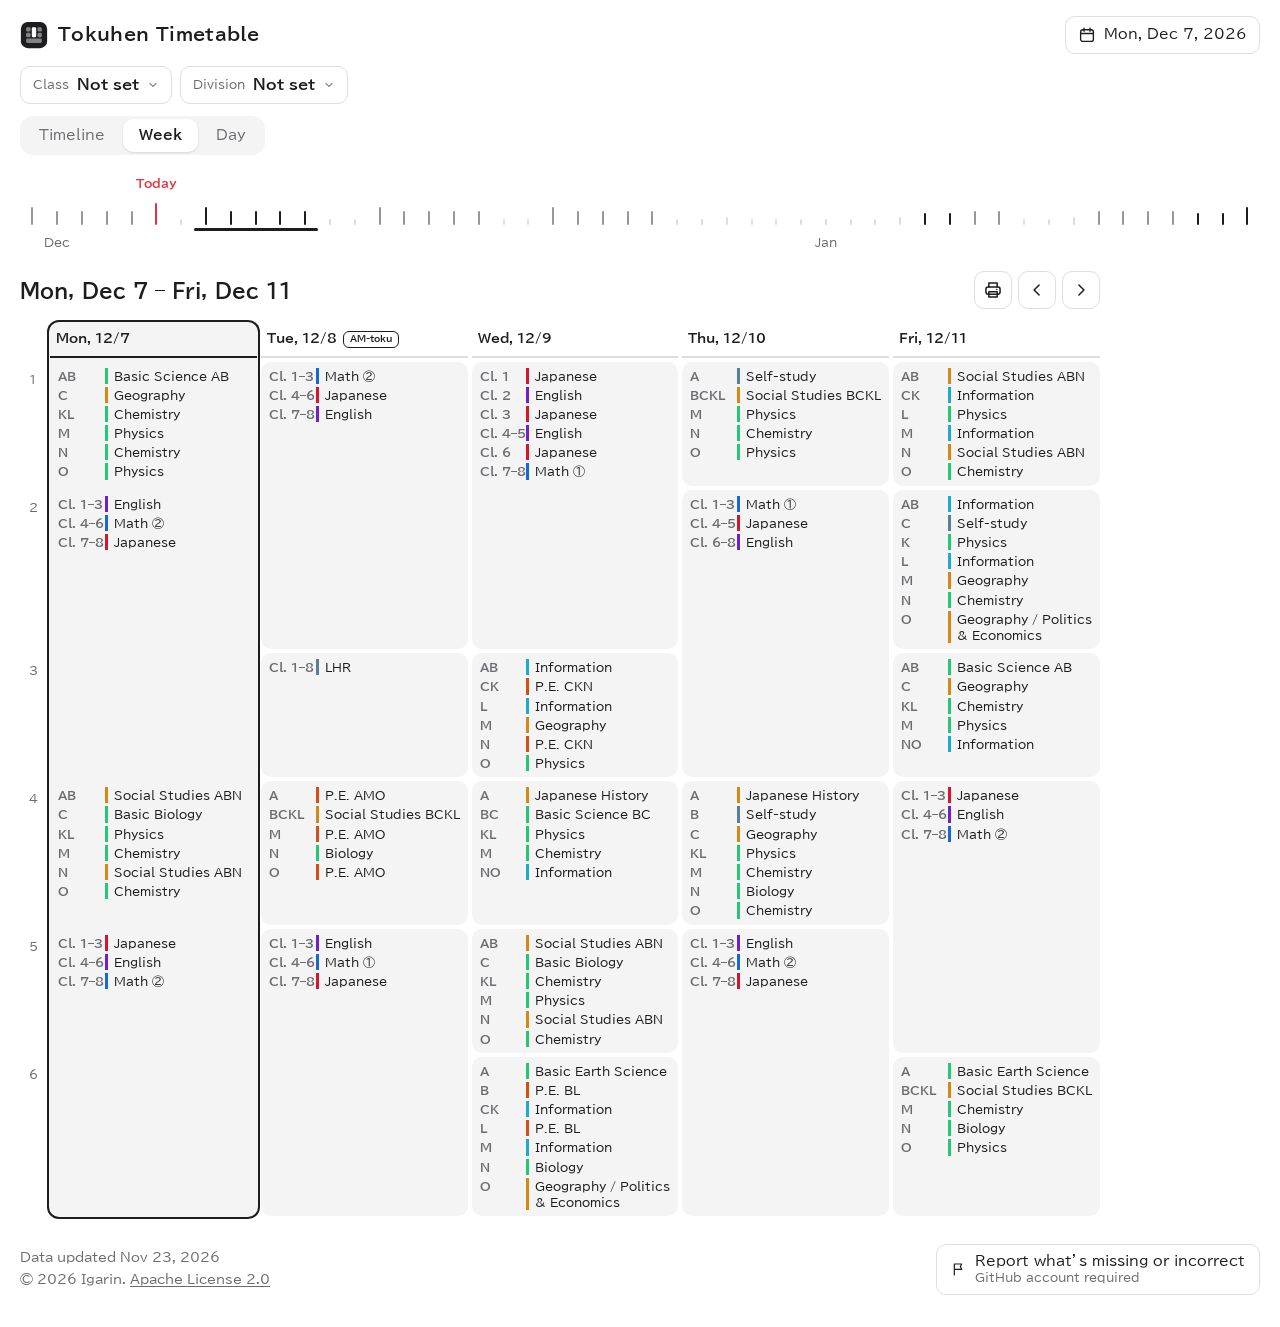
<file: index.html>
<!doctype html>
<html lang="ja">
  <head>
    <meta charset="utf-8" />
    <meta name="viewport" content="width=device-width, initial-scale=1, viewport-fit=cover" />
    <title>前期特編 時間割</title>
    <meta name="description" content="Timetable for the third-year special program (Nov 30 – Jan 15)." />
    <meta name="color-scheme" content="light dark" />
    <meta name="theme-color" content="#ffffff" media="(prefers-color-scheme: light)" />
    <meta name="theme-color" content="#161618" media="(prefers-color-scheme: dark)" />
    <meta name="apple-mobile-web-app-capable" content="yes" />
    <meta name="mobile-web-app-capable" content="yes" />
    <meta name="apple-mobile-web-app-status-bar-style" content="default" />
    <meta name="apple-mobile-web-app-title" content="特編" />
    <link rel="manifest" href="manifest.webmanifest" />
    <link rel="icon" href="icons/icon.svg" type="image/svg+xml" />
    <link rel="apple-touch-icon" href="icons/apple-touch-icon.png" />
    <link rel="preconnect" href="https://fonts.googleapis.com" />
    <link rel="preconnect" href="https://fonts.gstatic.com" crossorigin />
    <link href="https://fonts.googleapis.com/css2?family=BIZ+UDPGothic:wght@400;700&display=swap" rel="stylesheet" />
    <link rel="stylesheet" href="css/style.css" />
    <!-- ?theme=xp: the Windows XP-style skin (css/xp.css, js/xp.js). Decided here, before the
         page draws. A Home Screen app that lost its address falls back to the saved one. -->
    <script>
      (function () {
        try {
          var q = location.search;
          var standalone = matchMedia("(display-mode: standalone)").matches || navigator.standalone === true;
          if (standalone && !/[?&](class|division)=/.test(q)) q = "?" + (localStorage.getItem("tt:query") || "");
          if (/[?&]theme=xp(&|$)/i.test(q)) document.documentElement.classList.add("xp");
        } catch (e) {}
      })();
    </script>
    <link rel="stylesheet" href="css/xp.css" />
  </head>
  <body>
    <div class="banner" id="update-banner" role="status" hidden></div>

    <header class="masthead">
      <div class="masthead-row">
        <h1 class="brand"><span id="logo"></span><span id="app-title">前期特編 時間割</span><span class="title-measure" id="title-full" aria-hidden="true"></span><span class="title-measure" id="title-short" aria-hidden="true"></span></h1>
        <div class="masthead-actions">
          <button type="button" class="icon-btn shortcut-btn" id="shortcut-btn" hidden></button>
          <div class="date-wrap">
            <button type="button" class="date-btn" id="date-btn"></button>
            <div class="calendar" id="calendar" hidden></div>
          </div>
        </div>
      </div>

      <div class="settings-row" id="settings-row">
        <button type="button" class="settings-chip" id="settings-chip" aria-controls="settings-panel" aria-expanded="true" hidden></button>
      </div>

      <div class="settings-panel" id="settings-panel">
        <div class="controls">
          <div class="pickers" id="pickers"></div>
        </div>

        <div class="setup-hint" id="setup-hint" hidden></div>
      </div>

      <div class="nav-row">
        <div class="segmented" id="view-tabs" role="tablist"></div>
      </div>

      <div class="scrubber" id="scrubber"></div>
    </header>

    <main id="view" class="view" tabindex="-1"></main>

    <footer class="foot">
      <div class="foot-meta">
        <span id="updated"></span>
        <span id="copyright"></span>
      </div>
      <a class="report-btn" id="report-btn" target="_blank" rel="noopener"></a>
    </footer>

    <dialog class="sheet" id="shortcut-dialog"></dialog>
    <dialog class="sheet" id="print-dialog"></dialog>
    <div id="print-area" aria-hidden="true"></div>
    <style id="print-page-style"></style>

    <noscript>This timetable needs JavaScript.</noscript>
    <script type="module" src="js/app.js"></script>
  </body>
</html>
</file>
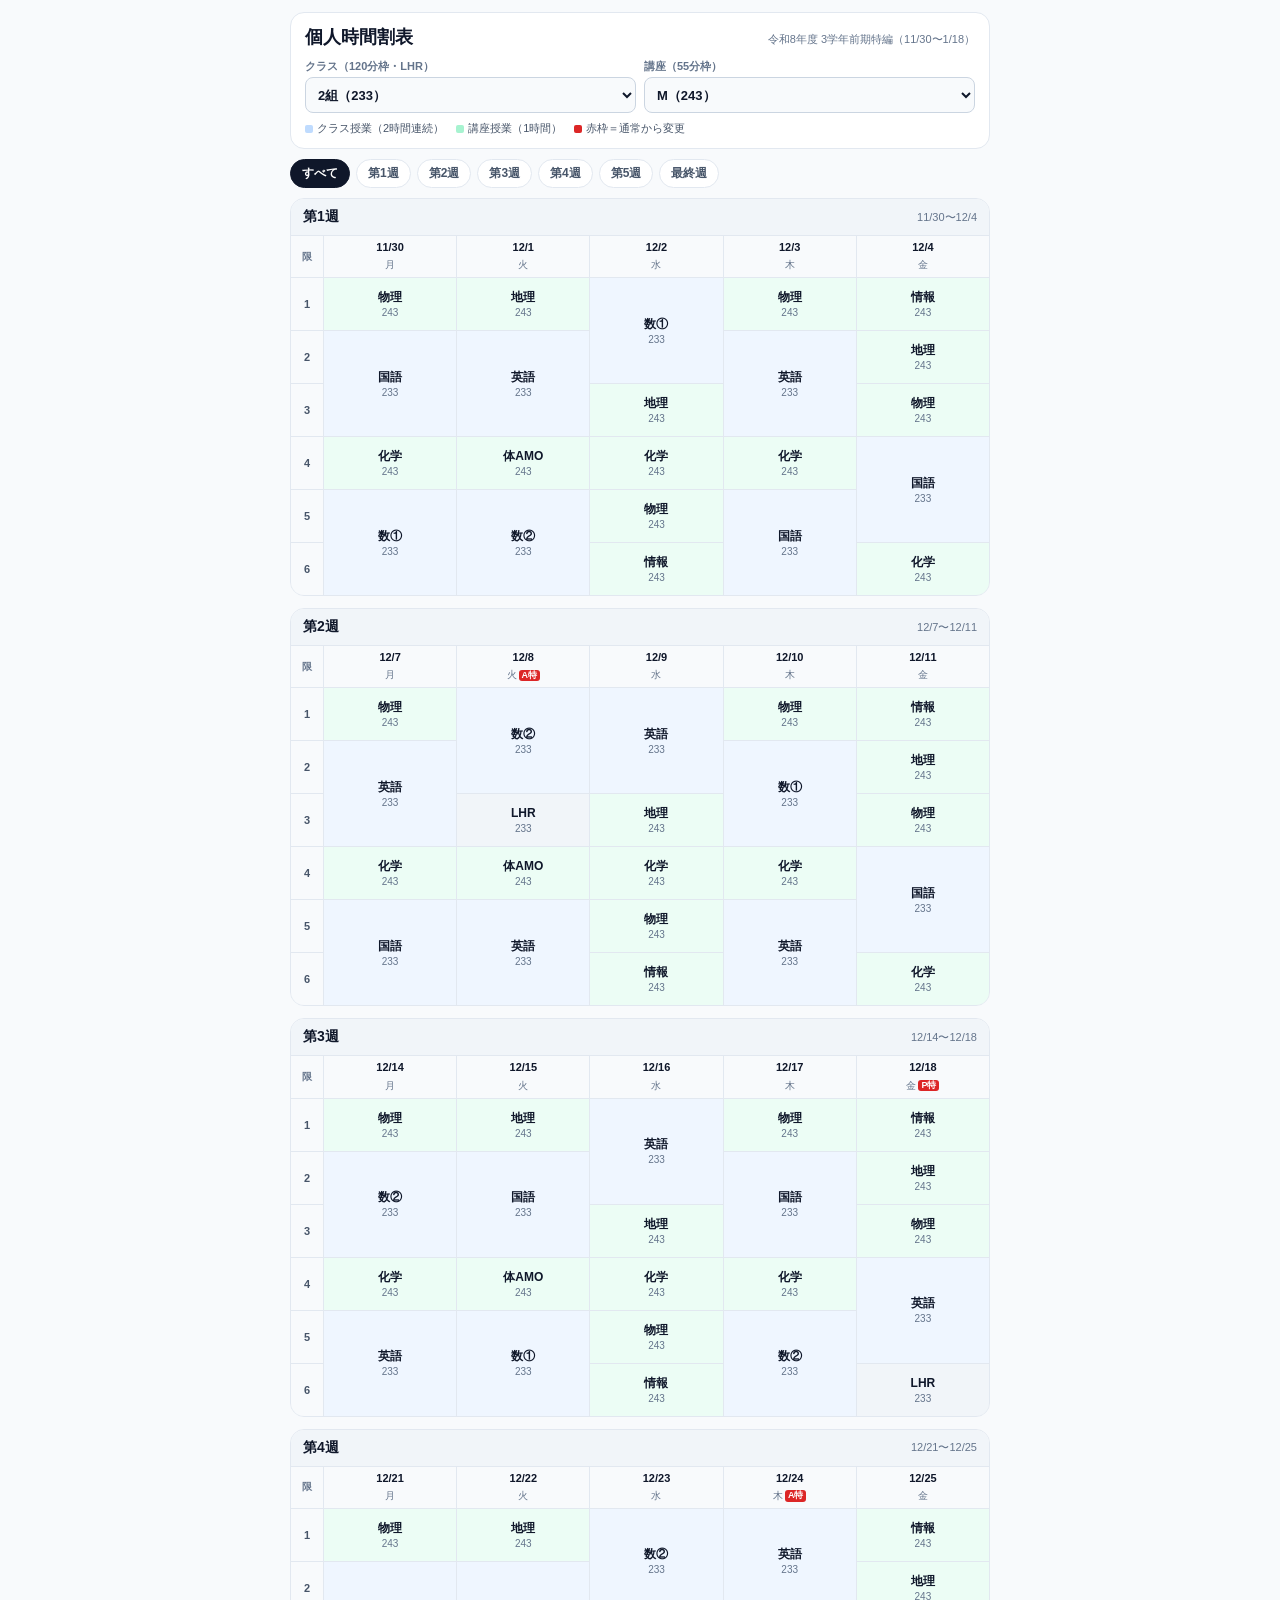
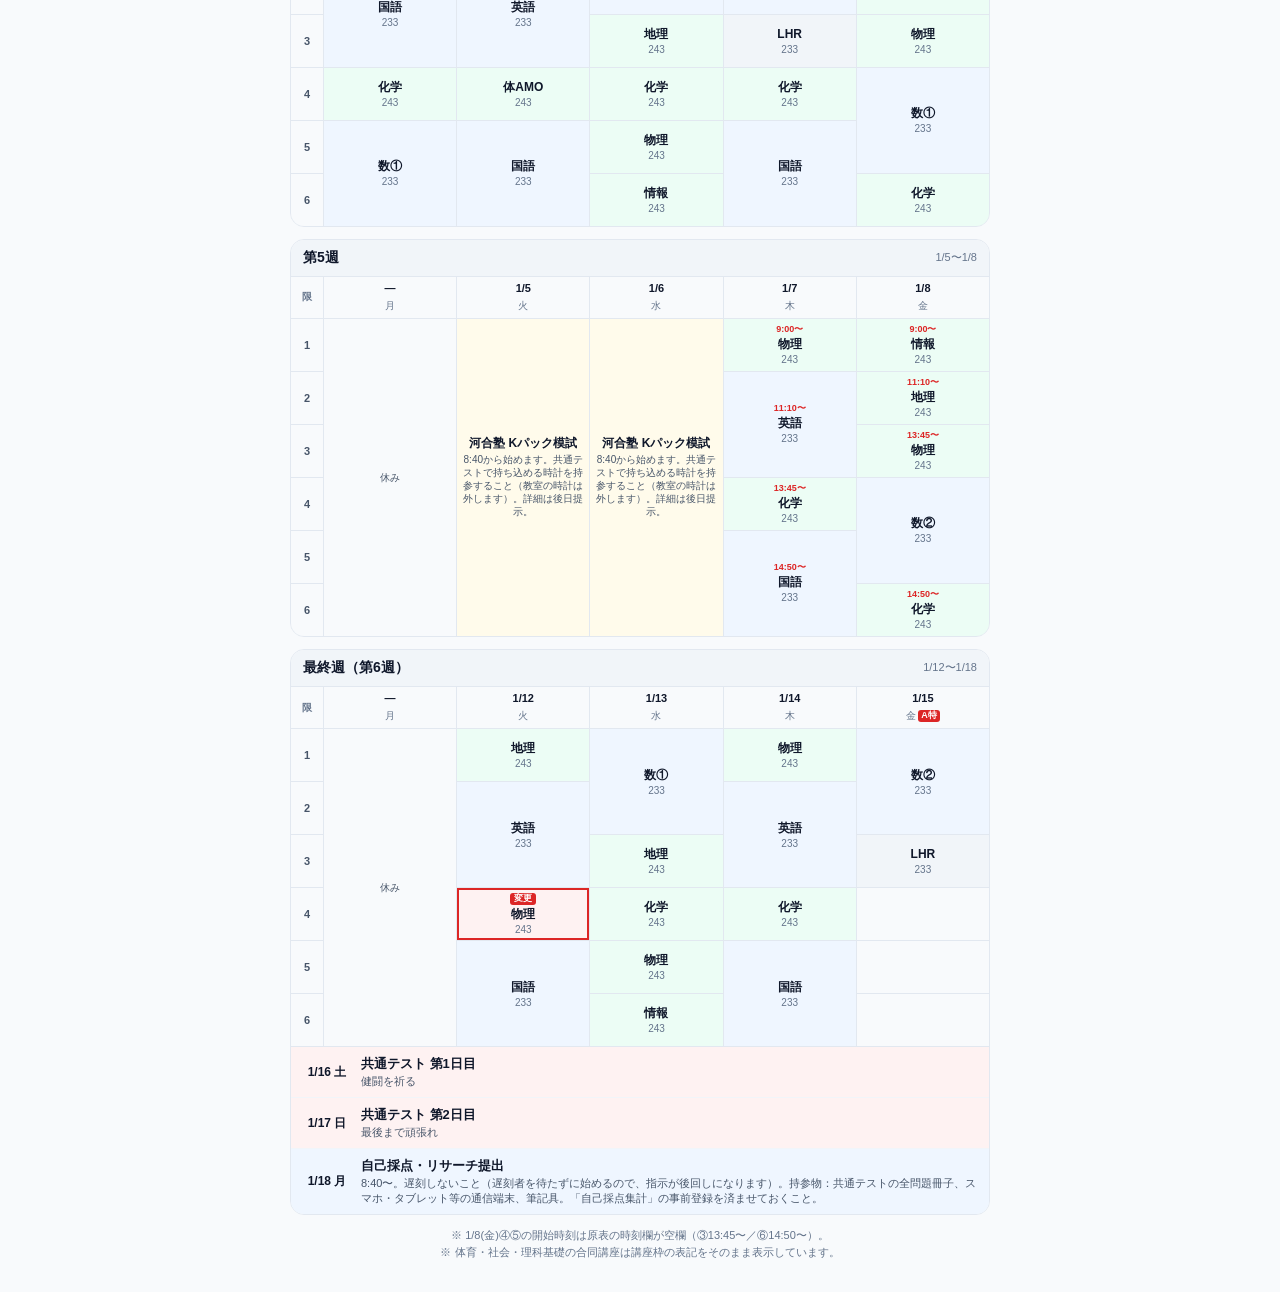
<file: comparison/個人時間割表.html>
<!DOCTYPE html>
<html lang="ja">
<head>
<meta charset="UTF-8">
<meta name="viewport" content="width=device-width, initial-scale=1.0">
<title>個人時間割表</title>
<style>
  *, *::before, *::after { box-sizing: border-box; margin: 0; padding: 0; }
  html, body {
    width: 100%;
    max-width: 100%;
    overflow-x: hidden;
    background: #F8FAFC;
    color: #0F172A;
    font-family: -apple-system, BlinkMacSystemFont, "Hiragino Sans", "Noto Sans JP", "Noto Sans CJK JP", sans-serif;
    -webkit-text-size-adjust: 100%;
  }
  .container {
    width: 100%;
    max-width: 720px;
    margin: 0 auto;
    padding: 12px 10px 32px;
  }

  /* Header & Controls */
  .top-bar {
    background: #FFFFFF;
    border: 1px solid #E2E8F0;
    border-radius: 14px;
    padding: 12px 14px;
    margin-bottom: 10px;
  }
  .title-row {
    display: flex;
    justify-content: space-between;
    align-items: baseline;
    gap: 8px;
    flex-wrap: wrap;
    margin-bottom: 10px;
  }
  .title-row h1 {
    font-size: 18px;
    font-weight: 700;
  }
  .subtitle {
    font-size: 11px;
    color: #64748B;
  }
  .controls {
    display: grid;
    grid-template-columns: repeat(2, minmax(0, 1fr));
    gap: 8px;
  }
  .ctrl-box {
    display: flex;
    flex-direction: column;
    gap: 3px;
    min-width: 0;
  }
  .ctrl-box label {
    font-size: 11px;
    font-weight: 600;
    color: #64748B;
  }
  .ctrl-box select {
    width: 100%;
    min-width: 0;
    height: 36px;
    padding: 0 8px;
    font-size: 13px;
    font-weight: 600;
    color: #0F172A;
    background: #F8FAFC;
    border: 1px solid #CBD5E1;
    border-radius: 8px;
    outline: none;
  }
  .ctrl-box select:focus {
    border-color: #2563EB;
    background: #FFFFFF;
  }
  .meta-line {
    margin-top: 8px;
    font-size: 11px;
    color: #475569;
    display: flex;
    flex-wrap: wrap;
    gap: 4px 12px;
  }
  .dot-lbl {
    display: inline-flex;
    align-items: center;
    gap: 4px;
    white-space: nowrap;
  }
  .dot {
    width: 8px;
    height: 8px;
    border-radius: 2px;
    display: inline-block;
    flex-shrink: 0;
  }

  /* Week filter pills */
  .week-tabs {
    display: flex;
    flex-wrap: wrap;
    gap: 6px;
    margin-bottom: 10px;
  }
  .w-tab {
    border: 1px solid #E2E8F0;
    background: #FFFFFF;
    color: #475569;
    font-size: 12px;
    font-weight: 600;
    padding: 5px 11px;
    border-radius: 999px;
    cursor: pointer;
    white-space: nowrap;
  }
  .w-tab.active {
    background: #0F172A;
    color: #FFFFFF;
    border-color: #0F172A;
  }

  /* Week Card */
  .week-card {
    background: #FFFFFF;
    border: 1px solid #E2E8F0;
    border-radius: 14px;
    margin-bottom: 12px;
    overflow: hidden;
  }
  .week-hdr {
    display: flex;
    justify-content: space-between;
    align-items: center;
    gap: 8px;
    padding: 9px 12px;
    background: #F1F5F9;
    border-bottom: 1px solid #E2E8F0;
  }
  .w-title {
    font-size: 14px;
    font-weight: 700;
    color: #0F172A;
  }
  .w-range {
    font-size: 11px;
    color: #64748B;
    white-space: nowrap;
  }

  /* Vertical Timetable Grid: col 1 = period axis, cols 2..6 = Mon..Fri */
  .tt-grid {
    display: grid;
    grid-template-columns: 32px repeat(5, minmax(0, 1fr));
    grid-template-rows: auto repeat(6, minmax(52px, auto));
    width: 100%;
    background: #E2E8F0;
    gap: 1px;
  }
  .tt-corner {
    background: #F8FAFC;
    display: flex;
    align-items: center;
    justify-content: center;
    font-size: 10px;
    font-weight: 700;
    color: #64748B;
    padding: 6px 2px;
  }
  .tt-day-hdr {
    background: #F8FAFC;
    text-align: center;
    padding: 5px 2px;
    min-width: 0;
  }
  .tt-day-date {
    font-size: 11px;
    font-weight: 700;
    color: #0F172A;
    line-height: 1.2;
  }
  .tt-day-dow {
    font-size: 10px;
    color: #64748B;
    display: inline-flex;
    align-items: center;
    justify-content: center;
    gap: 2px;
  }
  .day-tag {
    background: #DC2626;
    color: #FFFFFF;
    font-size: 9px;
    font-weight: 700;
    padding: 0 3px;
    border-radius: 3px;
    line-height: 1.3;
  }
  .tt-p-hdr {
    background: #F8FAFC;
    display: flex;
    flex-direction: column;
    align-items: center;
    justify-content: center;
    font-size: 11px;
    font-weight: 700;
    color: #475569;
    padding: 4px 2px;
  }
  .tt-cell {
    background: #FFFFFF;
    padding: 5px 4px;
    min-width: 0;
    display: flex;
    flex-direction: column;
    justify-content: center;
    align-items: center;
    text-align: center;
    gap: 2px;
    position: relative;
  }
  .tt-cell.empty {
    background: #F8FAFC;
  }
  .tt-cell.is-class {
    background: #EFF6FF;
  }
  .tt-cell.is-course {
    background: #ECFDF5;
  }
  .tt-cell.is-lhr {
    background: #F1F5F9;
  }
  .tt-cell.is-exam {
    background: #FFFBEB;
  }
  .tt-cell.changed {
    background: #FEF2F2;
    outline: 2px solid #DC2626;
    outline-offset: -2px;
  }
  .c-subj {
    font-size: 12px;
    font-weight: 700;
    color: #0F172A;
    line-height: 1.25;
    overflow-wrap: anywhere;
    word-break: break-word;
  }
  .c-room {
    font-size: 10px;
    color: #64748B;
    line-height: 1.1;
  }
  .c-time {
    font-size: 9px;
    font-weight: 700;
    color: #DC2626;
    line-height: 1.1;
  }
  .c-chg {
    font-size: 9px;
    font-weight: 700;
    color: #FFFFFF;
    background: #DC2626;
    padding: 0 4px;
    border-radius: 3px;
    line-height: 1.3;
  }
  .c-note {
    font-size: 10px;
    color: #475569;
    line-height: 1.3;
    overflow-wrap: anywhere;
  }

  /* Post-week events (共通テスト・自己採点) */
  .after-list {
    border-top: 1px solid #E2E8F0;
  }
  .after-row {
    display: flex;
    align-items: center;
    gap: 10px;
    padding: 8px 12px;
    border-bottom: 1px solid #F1F5F9;
    background: #FEF2F2;
  }
  .after-row.selfcheck {
    background: #EFF6FF;
  }
  .after-row:last-child { border-bottom: none; }
  .after-date {
    width: 48px;
    flex-shrink: 0;
    font-size: 12px;
    font-weight: 700;
    color: #0F172A;
    text-align: center;
  }
  .after-body {
    flex: 1;
    min-width: 0;
  }
  .after-title {
    font-size: 13px;
    font-weight: 700;
    color: #0F172A;
  }
  .after-note {
    font-size: 11px;
    color: #475569;
    margin-top: 1px;
    overflow-wrap: anywhere;
  }

  .footer-note {
    font-size: 11px;
    color: #64748B;
    text-align: center;
    margin-top: 8px;
    line-height: 1.5;
  }
</style>
</head>
<body>
<div class="container">
  <header class="top-bar">
    <div class="title-row">
      <h1>個人時間割表</h1>
      <span class="subtitle">令和8年度 3学年前期特編（11/30〜1/18）</span>
    </div>
    <div class="controls">
      <div class="ctrl-box">
        <label for="classSelect">クラス（120分枠・LHR）</label>
        <select id="classSelect">
          <option value="0">1組（231）</option>
          <option value="1" selected>2組（233）</option>
          <option value="2">3組（234）</option>
          <option value="3">4組（245）</option>
          <option value="4">5組（244）</option>
          <option value="5">6組（243）</option>
          <option value="6">7組（242）</option>
          <option value="7">8組（241）</option>
        </select>
      </div>
      <div class="ctrl-box">
        <label for="courseSelect">講座（55分枠）</label>
        <select id="courseSelect">
          <option value="0">A（231）</option>
          <option value="1">B（233）</option>
          <option value="2">C（234）</option>
          <option value="3">O（245）</option>
          <option value="4">N（244）</option>
          <option value="5" selected>M（243）</option>
          <option value="6">L（242）</option>
          <option value="7">K（241）</option>
        </select>
      </div>
    </div>
    <div class="meta-line">
      <span class="dot-lbl"><span class="dot" style="background:#BFDBFE;"></span>クラス授業（2時間連続）</span>
      <span class="dot-lbl"><span class="dot" style="background:#A7F3D0;"></span>講座授業（1時間）</span>
      <span class="dot-lbl"><span class="dot" style="background:#DC2626;"></span>赤枠＝通常から変更</span>
    </div>
  </header>

  <nav class="week-tabs" id="weekTabs" aria-label="週フィルター">
    <button class="w-tab active" data-week="all">すべて</button>
    <button class="w-tab" data-week="0">第1週</button>
    <button class="w-tab" data-week="1">第2週</button>
    <button class="w-tab" data-week="2">第3週</button>
    <button class="w-tab" data-week="3">第4週</button>
    <button class="w-tab" data-week="4">第5週</button>
    <button class="w-tab" data-week="5">最終週</button>
  </nav>

  <main id="scheduleRoot"></main>

  <p class="footer-note">※ 1/8(金)④⑤の開始時刻は原表の時刻欄が空欄（③13:45〜／⑥14:50〜）。<br>※ 体育・社会・理科基礎の合同講座は講座枠の表記をそのまま表示しています。</p>
</div>

<script>
const ROOMS = ["231", "233", "234", "245", "244", "243", "242", "241"];

const COURSE_BASE = {
  mon1: ["理基AB：化, 生, 地", "理基AB：化, 生, 地", "地理", "物理", "化学", "物理", "化学", "化学"],
  mon4: ["社ABN", "社ABN", "生物基礎", "化学", "社ABN", "化学", "物理", "物理"],
  tue1: ["日本史", "理基BC：生, 地", "理基BC：生, 地", "地理/政経", "化学", "地理", "化学", "化学"],
  tue4: ["体AMO", "社BCKL", "社BCKL", "体AMO", "生物", "体AMO", "社BCKL", "社BCKL"],
  wed3: ["情報", "情報", "体CKN", "物理", "体CKN", "地理", "情報", "体CKN"],
  wed4: ["日本史", "理基BC：生, 地", "理基BC：生, 地", "情報", "情報", "化学", "物理", "物理"],
  wed5: ["社ABN", "社ABN", "生物基礎", "化学", "社ABN", "物理", "化学", "化学"],
  wed6: ["地学基礎", "体BL", "情報", "地理/政経", "生物", "情報", "体BL", "情報"],
  thu1: ["自習", "社BCKL", "社BCKL", "物理", "化学", "物理", "社BCKL", "社BCKL"],
  thu4: ["日本史", "自習", "地理", "化学", "生物", "化学", "物理", "物理"],
  fri1: ["社ABN", "社ABN", "情報", "化学", "社ABN", "情報", "物理", "情報"],
  fri2: ["情報", "情報", "自習", "地理/政経", "化学", "地理", "情報", "物理"],
  fri3: ["理基AB：化, 生, 地", "理基AB：化, 生, 地", "地理", "情報", "情報", "物理", "化学", "化学"],
  fri6: ["地学基礎", "社BCKL", "社BCKL", "物理", "生物", "化学", "社BCKL", "社BCKL"],
};

// Each slot has start (1..6) and span (1, 2, or 6)
const WEEKS = [
  {
    title: "第1週", range: "11/30〜12/4",
    days: [
      { d: "11/30", dow: "月", slots: [
        { s: 1, span: 1, type: "course", data: COURSE_BASE.mon1 },
        { s: 2, span: 2, type: "class",  data: ["国語","国語","英語","英語","英語","数①","数①","数①"] },
        { s: 4, span: 1, type: "course", data: COURSE_BASE.mon4 },
        { s: 5, span: 2, type: "class",  data: ["数①","数①","数①","国語","国語","英語","英語","英語"] },
      ]},
      { d: "12/1", dow: "火", slots: [
        { s: 1, span: 1, type: "course", data: COURSE_BASE.tue1 },
        { s: 2, span: 2, type: "class",  data: ["英語","英語","英語","数①","数①","数②","国語","国語"] },
        { s: 4, span: 1, type: "course", data: COURSE_BASE.tue4 },
        { s: 5, span: 2, type: "class",  data: ["国語","数②","国語","英語","英語","英語","数②","数②"] },
      ]},
      { d: "12/2", dow: "水", slots: [
        { s: 1, span: 2, type: "class",  data: ["数②","数①","数②","国語","国語","国語","英語","英語"] },
        { s: 3, span: 1, type: "course", data: COURSE_BASE.wed3 },
        { s: 4, span: 1, type: "course", data: COURSE_BASE.wed4 },
        { s: 5, span: 1, type: "course", data: COURSE_BASE.wed5 },
        { s: 6, span: 1, type: "course", data: COURSE_BASE.wed6 },
      ]},
      { d: "12/3", dow: "木", slots: [
        { s: 1, span: 1, type: "course", data: COURSE_BASE.thu1 },
        { s: 2, span: 2, type: "class",  data: ["英語","英語","英語","数②","数②","数①","国語","国語"] },
        { s: 4, span: 1, type: "course", data: COURSE_BASE.thu4 },
        { s: 5, span: 2, type: "class",  data: ["国語","国語","数①","英語","英語","英語","数①","数①"] },
      ]},
      { d: "12/4", dow: "金", slots: [
        { s: 1, span: 1, type: "course", data: COURSE_BASE.fri1 },
        { s: 2, span: 1, type: "course", data: COURSE_BASE.fri2 },
        { s: 3, span: 1, type: "course", data: COURSE_BASE.fri3 },
        { s: 4, span: 2, type: "class",  data: ["数①","国語","国語","数①","数①","国語","英語","英語"] },
        { s: 6, span: 1, type: "course", data: COURSE_BASE.fri6 },
      ]},
    ]
  },
  {
    title: "第2週", range: "12/7〜12/11",
    days: [
      { d: "12/7", dow: "月", slots: [
        { s: 1, span: 1, type: "course", data: COURSE_BASE.mon1 },
        { s: 2, span: 2, type: "class",  data: ["英語","英語","英語","数②","数②","数②","国語","国語"] },
        { s: 4, span: 1, type: "course", data: COURSE_BASE.mon4 },
        { s: 5, span: 2, type: "class",  data: ["国語","国語","国語","英語","英語","英語","数②","数②"] },
      ]},
      { d: "12/8", dow: "火", tag: "A特", slots: [
        { s: 1, span: 2, type: "class",  data: ["数②","数②","数②","国語","国語","国語","英語","英語"] },
        { s: 3, span: 1, type: "lhr" },
        { s: 4, span: 1, type: "course", data: COURSE_BASE.tue4 },
        { s: 5, span: 2, type: "class",  data: ["英語","英語","英語","数①","数①","数①","国語","国語"] },
      ]},
      { d: "12/9", dow: "水", slots: [
        { s: 1, span: 2, type: "class",  data: ["国語","英語","国語","英語","英語","国語","数①","数①"] },
        { s: 3, span: 1, type: "course", data: COURSE_BASE.wed3 },
        { s: 4, span: 1, type: "course", data: COURSE_BASE.wed4 },
        { s: 5, span: 1, type: "course", data: COURSE_BASE.wed5 },
        { s: 6, span: 1, type: "course", data: COURSE_BASE.wed6 },
      ]},
      { d: "12/10", dow: "木", slots: [
        { s: 1, span: 1, type: "course", data: COURSE_BASE.thu1 },
        { s: 2, span: 2, type: "class",  data: ["数①","数①","数①","国語","国語","英語","英語","英語"] },
        { s: 4, span: 1, type: "course", data: COURSE_BASE.thu4 },
        { s: 5, span: 2, type: "class",  data: ["英語","英語","英語","数②","数②","数②","国語","国語"] },
      ]},
      { d: "12/11", dow: "金", slots: [
        { s: 1, span: 1, type: "course", data: COURSE_BASE.fri1 },
        { s: 2, span: 1, type: "course", data: COURSE_BASE.fri2 },
        { s: 3, span: 1, type: "course", data: COURSE_BASE.fri3 },
        { s: 4, span: 2, type: "class",  data: ["国語","国語","国語","英語","英語","英語","数②","数②"] },
        { s: 6, span: 1, type: "course", data: COURSE_BASE.fri6 },
      ]},
    ]
  },
  {
    title: "第3週", range: "12/14〜12/18",
    days: [
      { d: "12/14", dow: "月", slots: [
        { s: 1, span: 1, type: "course", data: COURSE_BASE.mon1 },
        { s: 2, span: 2, type: "class",  data: ["数②","数②","数②","国語","国語","国語","英語","英語"] },
        { s: 4, span: 1, type: "course", data: COURSE_BASE.mon4 },
        { s: 5, span: 2, type: "class",  data: ["英語","英語","英語","数①","数①","数①","国語","国語"] },
      ]},
      { d: "12/15", dow: "火", slots: [
        { s: 1, span: 1, type: "course", data: COURSE_BASE.tue1 },
        { s: 2, span: 2, type: "class",  data: ["国語","国語","国語","英語","英語","英語","数①","数①"] },
        { s: 4, span: 1, type: "course", data: COURSE_BASE.tue4 },
        { s: 5, span: 2, type: "class",  data: ["数①","数①","数①","国語","国語","国語","英語","英語"] },
      ]},
      { d: "12/16", dow: "水", slots: [
        { s: 1, span: 2, type: "class",  data: ["英語","英語","英語","数②","数②","数②","国語","国語"] },
        { s: 3, span: 1, type: "course", data: COURSE_BASE.wed3 },
        { s: 4, span: 1, type: "course", data: COURSE_BASE.wed4 },
        { s: 5, span: 1, type: "course", data: COURSE_BASE.wed5 },
        { s: 6, span: 1, type: "course", data: COURSE_BASE.wed6 },
      ]},
      { d: "12/17", dow: "木", slots: [
        { s: 1, span: 1, type: "course", data: COURSE_BASE.thu1 },
        { s: 2, span: 2, type: "class",  data: ["数②","国語","国語","英語","英語","英語","数②","数②"] },
        { s: 4, span: 1, type: "course", data: COURSE_BASE.thu4 },
        { s: 5, span: 2, type: "class",  data: ["英語","数②","数②","国語","国語","国語","英語","英語"] },
      ]},
      { d: "12/18", dow: "金", tag: "P特", slots: [
        { s: 1, span: 1, type: "course", data: COURSE_BASE.fri1 },
        { s: 2, span: 1, type: "course", data: COURSE_BASE.fri2 },
        { s: 3, span: 1, type: "course", data: COURSE_BASE.fri3 },
        { s: 4, span: 2, type: "class",  data: ["英語","英語","英語","数①","数①","数①","国語","国語"] },
        { s: 6, span: 1, type: "lhr" },
      ]},
    ]
  },
  {
    title: "第4週", range: "12/21〜12/25",
    days: [
      { d: "12/21", dow: "月", slots: [
        { s: 1, span: 1, type: "course", data: COURSE_BASE.mon1 },
        { s: 2, span: 2, type: "class",  data: ["国語","国語","国語","英語","英語","英語","数①","数①"] },
        { s: 4, span: 1, type: "course", data: COURSE_BASE.mon4 },
        { s: 5, span: 2, type: "class",  data: ["数①","数①","数①","国語","国語","国語","英語","英語"] },
      ]},
      { d: "12/22", dow: "火", slots: [
        { s: 1, span: 1, type: "course", data: COURSE_BASE.tue1 },
        { s: 2, span: 2, type: "class",  data: ["英語","英語","英語","数②","数②","数②","国語","国語"] },
        { s: 4, span: 1, type: "course", data: COURSE_BASE.tue4 },
        { s: 5, span: 2, type: "class",  data: ["国語","国語","国語","英語","英語","英語","数②","数②"] },
      ]},
      { d: "12/23", dow: "水", slots: [
        { s: 1, span: 2, type: "class",  data: ["数②","数②","数②","国語","国語","国語","英語","英語"] },
        { s: 3, span: 1, type: "course", data: COURSE_BASE.wed3 },
        { s: 4, span: 1, type: "course", data: COURSE_BASE.wed4 },
        { s: 5, span: 1, type: "course", data: COURSE_BASE.wed5 },
        { s: 6, span: 1, type: "course", data: COURSE_BASE.wed6 },
      ]},
      { d: "12/24", dow: "木", tag: "A特", slots: [
        { s: 1, span: 2, type: "class",  data: ["英語","英語","英語","数①","数①","数①","国語","国語"] },
        { s: 3, span: 1, type: "lhr" },
        { s: 4, span: 1, type: "course", data: COURSE_BASE.thu4 },
        { s: 5, span: 2, type: "class",  data: ["国語","国語","国語","英語","英語","英語","数①","数①"] },
      ]},
      { d: "12/25", dow: "金", slots: [
        { s: 1, span: 1, type: "course", data: COURSE_BASE.fri1 },
        { s: 2, span: 1, type: "course", data: COURSE_BASE.fri2 },
        { s: 3, span: 1, type: "course", data: COURSE_BASE.fri3 },
        { s: 4, span: 2, type: "class",  data: ["数①","数①","数①","国語","国語","国語","英語","英語"] },
        { s: 6, span: 1, type: "course", data: COURSE_BASE.fri6 },
      ]},
    ]
  },
  {
    title: "第5週", range: "1/5〜1/8",
    days: [
      { d: "1/4", dow: "月", emptyDay: true },
      { d: "1/5", dow: "火", slots: [
        { s: 1, span: 6, type: "exam", title: "河合塾 Kパック模試", note: "8:40から始めます。共通テストで持ち込める時計を持参すること（教室の時計は外します）。詳細は後日提示。" }
      ]},
      { d: "1/6", dow: "水", slots: [
        { s: 1, span: 6, type: "exam", title: "河合塾 Kパック模試", note: "8:40から始めます。共通テストで持ち込める時計を持参すること（教室の時計は外します）。詳細は後日提示。" }
      ]},
      { d: "1/7", dow: "木", slots: [
        { s: 1, span: 1, type: "course", time: "9:00〜",  data: COURSE_BASE.thu1 },
        { s: 2, span: 2, type: "class",  time: "11:10〜", data: ["英語","英語","英語","数②","数②","数②","国語","国語"] },
        { s: 4, span: 1, type: "course", time: "13:45〜", data: COURSE_BASE.thu4 },
        { s: 5, span: 2, type: "class",  time: "14:50〜", data: ["国語","国語","国語","英語","英語","英語","数②","数②"] },
      ]},
      { d: "1/8", dow: "金", slots: [
        { s: 1, span: 1, type: "course", time: "9:00〜",  data: COURSE_BASE.fri1 },
        { s: 2, span: 1, type: "course", time: "11:10〜", data: COURSE_BASE.fri2 },
        { s: 3, span: 1, type: "course", time: "13:45〜", data: COURSE_BASE.fri3 },
        { s: 4, span: 2, type: "class",  time: "",       data: ["数②","数②","数②","国語","国語","国語","英語","英語"] },
        { s: 6, span: 1, type: "course", time: "14:50〜", data: COURSE_BASE.fri6 },
      ]},
    ]
  },
  {
    title: "最終週（第6週）", range: "1/12〜1/18",
    days: [
      { d: "1/11", dow: "月", emptyDay: true },
      { d: "1/12", dow: "火", slots: [
        { s: 1, span: 1, type: "course", data: COURSE_BASE.tue1 },
        { s: 2, span: 2, type: "class",  data: ["英語","英語","英語","数①","数①","数①","国語","国語"] },
        { s: 4, span: 1, type: "course", data: ["自習","社BCKL","社BCKL","物理","生物","物理","社BCKL","社BCKL"], chg: [0,3,5] },
        { s: 5, span: 2, type: "class",  data: ["国語","国語","国語","英語","英語","英語","数①","数①"] },
      ]},
      { d: "1/13", dow: "水", slots: [
        { s: 1, span: 2, type: "class",  data: ["数①","数①","数①","国語","国語","国語","英語","英語"] },
        { s: 3, span: 1, type: "course", data: ["情報","情報","自習","物理","化学","地理","情報","化学"], chg: [2,4,7] },
        { s: 4, span: 1, type: "course", data: COURSE_BASE.wed4 },
        { s: 5, span: 1, type: "course", data: ["社ABN","社ABN","生物基礎","物理","社ABN","物理","化学","化学"], chg: [3] },
        { s: 6, span: 1, type: "course", data: ["地学基礎","自習","情報","地理/政経","生物","情報","化学","情報"], chg: [1,6] },
      ]},
      { d: "1/14", dow: "木", slots: [
        { s: 1, span: 1, type: "course", data: COURSE_BASE.thu1 },
        { s: 2, span: 2, type: "class",  data: ["英語","英語","英語","数②","数②","数②","国語","国語"] },
        { s: 4, span: 1, type: "course", data: COURSE_BASE.thu4 },
        { s: 5, span: 2, type: "class",  data: ["国語","国語","国語","英語","英語","英語","数②","数②"] },
      ]},
      { d: "1/15", dow: "金", tag: "A特", slots: [
        { s: 1, span: 2, type: "class",  data: ["数②","数②","数②","国語","国語","国語","英語","英語"] },
        { s: 3, span: 1, type: "lhr" },
      ]},
    ],
    after: [
      { d: "1/16 土", title: "共通テスト 第1日目", note: "健闘を祈る", kind: "" },
      { d: "1/17 日", title: "共通テスト 第2日目", note: "最後まで頑張れ", kind: "" },
      { d: "1/18 月", title: "自己採点・リサーチ提出", note: "8:40〜。遅刻しないこと（遅刻者を待たずに始めるので、指示が後回しになります）。持参物：共通テストの全問題冊子、スマホ・タブレット等の通信端末、筆記具。「自己採点集計」の事前登録を済ませておくこと。", kind: "selfcheck" },
    ]
  }
];

const classSel = document.getElementById("classSelect");
const courseSel = document.getElementById("courseSelect");
const root = document.getElementById("scheduleRoot");
const tabs = document.querySelectorAll(".w-tab");
let activeWeek = "all";

function render() {
  const ci = parseInt(classSel.value, 10);
  const mi = parseInt(courseSel.value, 10);
  const cRoom = ROOMS[ci];
  const mRoom = ROOMS[mi];

  let html = "";
  WEEKS.forEach((w, wi) => {
    if (activeWeek !== "all" && String(wi) !== activeWeek) return;

    // Header row (col 1: 限, cols 2..6: days)
    let gridItems = `<div class="tt-corner" style="grid-column:1;grid-row:1;">限</div>`;
    w.days.forEach((day, di) => {
      const col = di + 2;
      const tagHtml = day.tag ? `<span class="day-tag">${day.tag}</span>` : "";
      gridItems += `
        <div class="tt-day-hdr" style="grid-column:${col};grid-row:1;">
          <div class="tt-day-date">${day.emptyDay ? "—" : day.d}</div>
          <div class="tt-day-dow">${day.dow}${tagHtml}</div>
        </div>`;
    });

    // Period axis (rows 2..7 for periods 1..6)
    for (let p = 1; p <= 6; p++) {
      gridItems += `<div class="tt-p-hdr" style="grid-column:1;grid-row:${p + 1};">${p}</div>`;
    }

    // Day cells
    w.days.forEach((day, di) => {
      const col = di + 2;
      if (day.emptyDay) {
        gridItems += `<div class="tt-cell empty" style="grid-column:${col};grid-row:2 / 8;"><span class="c-note">休み</span></div>`;
        return;
      }
      const covered = new Set();
      day.slots.forEach(s => {
        for (let k = s.s; k < s.s + s.span; k++) covered.add(k);
        const rStart = s.s + 1;
        const rEnd = s.s + s.span + 1;

        if (s.type === "exam") {
          gridItems += `
            <div class="tt-cell is-exam" style="grid-column:${col};grid-row:${rStart} / ${rEnd};">
              <div class="c-subj">${s.title}</div>
              <div class="c-note">${s.note}</div>
            </div>`;
          return;
        }

        let subj = "", room = "", cls = "", isChanged = false;
        if (s.type === "class") {
          subj = s.data[ci];
          room = cRoom;
          cls = "is-class";
        } else if (s.type === "course") {
          subj = s.data[mi];
          room = mRoom;
          cls = "is-course";
          isChanged = Array.isArray(s.chg) && s.chg.includes(mi);
        } else {
          subj = "LHR";
          room = cRoom;
          cls = "is-lhr";
        }
        const chgCls = isChanged ? " changed" : "";
        const chgBadge = isChanged ? '<span class="c-chg">変更</span>' : "";
        const timeHtml = s.time ? `<span class="c-time">${s.time}</span>` : "";

        gridItems += `
          <div class="tt-cell ${cls}${chgCls}" style="grid-column:${col};grid-row:${rStart} / ${rEnd};">
            ${timeHtml}
            ${chgBadge}
            <div class="c-subj">${subj}</div>
            <div class="c-room">${room}</div>
          </div>`;
      });

      // Fill uncovered periods cleanly
      for (let p = 1; p <= 6; p++) {
        if (!covered.has(p)) {
          gridItems += `<div class="tt-cell empty" style="grid-column:${col};grid-row:${p + 1};"></div>`;
        }
      }
    });

    let afterHtml = "";
    if (w.after && w.after.length) {
      afterHtml = `<div class="after-list">` + w.after.map(a => `
        <div class="after-row ${a.kind}">
          <div class="after-date">${a.d}</div>
          <div class="after-body">
            <div class="after-title">${a.title}</div>
            <div class="after-note">${a.note}</div>
          </div>
        </div>`).join("") + `</div>`;
    }

    html += `
      <section class="week-card">
        <div class="week-hdr">
          <span class="w-title">${w.title}</span>
          <span class="w-range">${w.range}</span>
        </div>
        <div class="tt-grid">${gridItems}</div>
        ${afterHtml}
      </section>`;
  });
  root.innerHTML = html;
}

classSel.addEventListener("change", render);
courseSel.addEventListener("change", render);
tabs.forEach(btn => {
  btn.addEventListener("click", () => {
    tabs.forEach(b => b.classList.remove("active"));
    btn.classList.add("active");
    activeWeek = btn.dataset.week;
    render();
  });
});

render();
</script>
</body>
</html>
</file>
<file: css/style.css>
/* Monotone base; color is reserved for subjects and for today. */
:root {
  --bg: #ffffff;
  --surface: #f4f4f5;
  --surface-2: #e9e9eb;
  --ink: #1d1d1f;
  --muted: #6b6b70;
  --line: #dedee1;
  --line-soft: rgb(29 29 31 / 0.07);
  --hover-tint: rgb(29 29 31 / 0.07);
  --accent: #1d1d1f;
  --accent-soft: #f1f1f2;
  --today: #df3640;
  --today-tint: rgb(223 54 64 / 0.06);
  --tint-l: 92%;
  --text-l: 27%;
  --bar-l: 46%;
  --tint-s: 62%;

  --radius: 12px;
  --btn-radius: 10px;
  --label-w: 136px;
  --pw: 30px;
  --rh: 40px;
  --h1: 32px;
  --h2: 22px;
  --gap-thin: 10px;
  --gap-wide: 34px;
  --wk-period-w: 26px;
  --wk-col-min: 104px;

  color-scheme: light dark;
}

@media (prefers-color-scheme: dark) {
  :root:not([data-theme="light"]) {
    --bg: #161618;
    --surface: #1f1f22;
    --surface-2: #2a2a2e;
    --ink: #f2f2f3;
    --muted: #a1a1a6;
    --line: #333337;
    --line-soft: rgb(242 242 243 / 0.07);
    --hover-tint: rgb(242 242 243 / 0.08);
    --accent: #f2f2f3;
    --accent-soft: #26262a;
    --today: #ff7076;
    --today-tint: rgb(255 112 118 / 0.08);
    --tint-l: 23%;
    --text-l: 86%;
    --bar-l: 64%;
    --tint-s: 24%;
  }
}

:root[data-theme="dark"] {
  --bg: #161618;
  --surface: #1f1f22;
  --surface-2: #2a2a2e;
  --ink: #f2f2f3;
  --muted: #a1a1a6;
  --line: #333337;
  --line-soft: rgb(242 242 243 / 0.07);
  --hover-tint: rgb(242 242 243 / 0.08);
  --accent: #f2f2f3;
  --accent-soft: #26262a;
  --today: #ff7076;
  --today-tint: rgb(255 112 118 / 0.08);
  --tint-l: 23%;
  --text-l: 86%;
  --bar-l: 64%;
  --tint-s: 24%;
}

/* Subject families */
.g-kokugo { --h: 352; --s: 1; }
.g-math { --h: 214; --s: 1; }
.g-english { --h: 268; --s: 0.85; }
.g-social { --h: 36; --s: 1; }
.g-science { --h: 150; --s: 0.8; }
.g-info { --h: 192; --s: 0.9; }
.g-pe { --h: 18; --s: 1; }
.g-other { --h: 200; --s: 0.08; }

* { box-sizing: border-box; }

html { -webkit-text-size-adjust: 100%; }

body {
  margin: 0;
  background: var(--bg);
  color: var(--ink);
  font-family: "BIZ UDPGothic", "Hiragino Sans", "Yu Gothic UI", system-ui, sans-serif;
  font-size: 15px;
  line-height: 1.55;
  min-height: 100vh;
  padding-bottom: env(safe-area-inset-bottom);
}

button, select, input { font: inherit; color: inherit; }
button { cursor: pointer; }
/* Tapping a control quickly several times (e.g. next, next, next) must not zoom the page on
   phones. Pinch zoom still works. */
button, a, select, label, summary { touch-action: manipulation; }
a { color: inherit; }
:focus-visible { outline: 2px solid var(--accent); outline-offset: 2px; }
[hidden] { display: none !important; }

.icon { flex: none; display: block; }

/* ---------- Header ---------- */

.masthead {
  padding: max(16px, env(safe-area-inset-top)) 20px 4px;
  display: grid;
  grid-template-columns: minmax(0, 1fr);
  gap: 12px;
}

.masthead-row {
  display: flex;
  align-items: center;
  justify-content: space-between;
  gap: 10px;
  min-width: 0;
}

.brand {
  display: flex;
  align-items: center;
  gap: 10px;
  margin: 0;
  font-size: 18px;
  font-weight: 700;
  letter-spacing: 0.02em;
  min-width: 0;
}
.brand #logo { display: flex; }
.brand { position: relative; }
.brand #app-title { white-space: nowrap; }
/* Hidden copies of the full and short titles, used only to measure how wide they would be. */
.title-measure { position: absolute; left: 0; top: 0; visibility: hidden; white-space: nowrap; pointer-events: none; }

.masthead-actions { display: flex; align-items: center; gap: 8px; flex: none; }
.date-wrap { position: relative; }

.date-btn {
  display: inline-flex;
  align-items: center;
  gap: 8px;
  padding: 7px 12px;
  border: 1px solid var(--line);
  border-radius: var(--btn-radius);
  background: var(--bg);
  font-size: 14px;
  white-space: nowrap;
}
.date-btn:hover { background: var(--surface); }

.calendar {
  position: absolute;
  right: 0;
  top: calc(100% + 8px);
  z-index: 30;
  width: min(312px, calc(100vw - 32px));
  max-height: min(70vh, 560px);
  overflow: auto;
  padding: 14px;
  background: var(--bg);
  border: 1px solid var(--line);
  border-radius: 16px;
  box-shadow: 0 12px 32px -12px rgb(0 0 0 / 0.28);
  display: grid;
  gap: 16px;
}
.cal-month h3 { margin: 0 0 6px; font-size: 14px; }
.cal-grid { display: grid; grid-template-columns: repeat(7, 1fr); gap: 2px; text-align: center; }
.cal-head { font-size: 11px; color: var(--muted); padding-bottom: 2px; }
.cal-day {
  aspect-ratio: 1;
  display: grid;
  place-items: center;
  border-radius: var(--btn-radius);
  font-size: 13px;
  border: 0;
  background: none;
  position: relative;
}
button.cal-day:hover { background: var(--surface); }
.cal-day.is-off { color: var(--muted); opacity: 0.45; }
.cal-day.is-event::after {
  content: "";
  position: absolute;
  bottom: 4px;
  width: 4px;
  height: 4px;
  border-radius: 50%;
  background: var(--accent);
}
.cal-day.is-today { color: var(--today); font-weight: 700; }
.cal-day.is-selected { background: var(--accent); color: var(--bg); font-weight: 700; }
.cal-day.is-selected:hover { background: var(--accent); }

.controls {
  display: flex;
  align-items: flex-end;
  gap: 8px;
  flex-wrap: wrap;
}
.pickers { display: contents; }

.picker {
  display: inline-flex;
  align-items: center;
  gap: 6px;
  height: 38px;
  padding: 0 4px 0 12px;
  border: 1px solid var(--line);
  border-radius: var(--btn-radius);
  background: var(--bg);
}
.picker.is-set { border-color: color-mix(in srgb, var(--accent) 45%, var(--line)); }
.picker-label { font-size: 12px; color: var(--muted); white-space: nowrap; }
.picker select {
  appearance: none;
  -webkit-appearance: none;
  border: 0;
  background: transparent url("data:image/svg+xml,%3Csvg xmlns='http://www.w3.org/2000/svg' width='12' height='12' viewBox='0 0 24 24' fill='none' stroke='%23888' stroke-width='2.4' stroke-linecap='round'%3E%3Cpath d='M6 9l6 6 6-6'/%3E%3C/svg%3E") no-repeat right 8px center;
  padding: 6px 28px 6px 2px;
  font-weight: 700;
  font-size: 15px;
  min-width: 4.5em;
}
.picker select:focus-visible { outline: none; }
/* Size each select to its current value where supported, so short values take little room. */
@supports (field-sizing: content) {
  .picker select { field-sizing: content; min-width: 2.5em; }
}
.picker:focus-within { outline: 2px solid var(--accent); outline-offset: 1px; }
.picker select option { color: initial; }

.icon-btn {
  display: inline-grid;
  place-items: center;
  width: 38px;
  height: 38px;
  padding: 0;
  border: 1px solid var(--line);
  border-radius: var(--btn-radius);
  background: var(--bg);
}
.icon-btn:hover:not(:disabled) { background: var(--surface); }
.icon-btn:disabled { opacity: 0.35; cursor: default; }

.setup-hint {
  display: flex;
  align-items: center;
  justify-content: space-between;
  gap: 12px;
  padding: 10px 10px 10px 14px;
  background: var(--accent-soft);
  border-radius: var(--radius);
  font-size: 13.5px;
  max-width: 760px;
}
.setup-hint p { margin: 0; }
.hint-actions { display: flex; gap: 6px; flex: none; }
.hint-actions .icon-btn { width: 32px; height: 32px; background: transparent; border-color: transparent; }

.text-btn {
  display: inline-flex;
  align-items: center;
  gap: 6px;
  padding: 6px 10px;
  border: 1px solid var(--line);
  border-radius: var(--btn-radius);
  background: var(--bg);
  font-size: 13.5px;
  text-decoration: none;
  white-space: nowrap;
}
.text-btn:hover { background: var(--surface); }

.nav-row { display: flex; align-items: center; justify-content: space-between; gap: 12px; }

.segmented {
  display: inline-flex;
  padding: 3px;
  background: var(--surface);
  border-radius: calc(var(--btn-radius) + 3px);
  gap: 2px;
}
.segmented button {
  border: 0;
  background: none;
  padding: 6px 16px;
  border-radius: var(--btn-radius);
  font-size: 14px;
  color: var(--muted);
}
.segmented button[aria-selected="true"] {
  background: var(--bg);
  color: var(--ink);
  font-weight: 700;
  box-shadow: 0 1px 2px rgb(0 0 0 / 0.12);
}

/* ---------- Scrubber ---------- */

.scrubber {
  position: relative;
  padding-top: 30px;
  touch-action: pan-y;
  user-select: none;
  -webkit-user-select: none;
  cursor: pointer;
}
.scrubber:focus-visible { outline-offset: 4px; }

.scrub-track {
  position: relative;
  display: flex;
  align-items: flex-end;
  height: 34px;
}
.tick {
  position: relative;
  flex: 1 1 0;
  height: 100%;
  --th: 14px;
  --tc: color-mix(in srgb, var(--muted) 70%, transparent);
}
.tick::after {
  content: "";
  position: absolute;
  left: 50%;
  bottom: 6px;
  width: 2px;
  margin-left: -1px;
  height: var(--th);
  border-radius: 1px;
  background: var(--tc);
  transform-origin: 50% 100%;
  transform: scaleY(var(--s, 1));
  transition: transform 0.22s cubic-bezier(0.2, 0.7, 0.3, 1), background-color 0.15s;
}
.tick-off { --th: 6px; --tc: var(--line); }
.tick-event { --th: 12px; --tc: var(--ink); }
.tick-monday { --th: 18px; }
.tick-off.tick-monday { --th: 8px; }
.tick.in-range { --tc: var(--accent); }
.tick.tick-today { --tc: var(--today); --th: 22px; }
.tick.is-hover { --tc: var(--ink); }

.scrub-range {
  position: absolute;
  bottom: 0;
  height: 3px;
  border-radius: 2px;
  background: var(--accent);
  transition: left 0.2s ease, width 0.2s ease;
}

.scrub-labels { position: relative; height: 20px; font-size: 12px; color: var(--muted); }
.scrub-month { position: absolute; top: 2px; transform: translateX(-50%); white-space: nowrap; }
.scrub-today { position: absolute; top: 8px; transform: translateX(-50%); white-space: nowrap; font-size: 11.5px; color: var(--today); font-weight: 700; }

.scrub-bubble {
  position: absolute;
  top: 0;
  transform: translateX(-50%);
  padding: 3px 9px;
  border-radius: 7px;
  background: var(--ink);
  color: var(--bg);
  font-size: 12px;
  white-space: nowrap;
  pointer-events: none;
  z-index: 5;
}
.scrub-bubble::after {
  content: "";
  position: absolute;
  top: 100%;
  left: calc(50% + var(--tail, 0px));
  margin-left: -5px;
  border: 5px solid transparent;
  border-top-color: var(--ink);
}

/* ---------- Views ---------- */

.view { padding: 12px 20px 8px; outline: none; }
.view-week, .view-day { max-width: 1120px; }

.view-head {
  display: flex;
  align-items: center;
  justify-content: space-between;
  gap: 12px;
  margin: 4px 0 14px;
}
.view-title { margin: 0; font-size: 20px; font-weight: 700; line-height: 1.35; }
.stepper { display: flex; gap: 6px; flex: none; }

.daytype {
  display: inline-block;
  padding: 1px 6px;
  border: 1px solid currentColor;
  border-radius: 6px;
  font-size: 0.7em;
  font-weight: 700;
  color: var(--accent);
  vertical-align: 0.15em;
  line-height: 1.4;
}
.today-pill {
  display: inline-block;
  padding: 1px 8px;
  border-radius: 999px;
  background: var(--today);
  color: #fff;
  font-size: 0.62em;
  vertical-align: 0.2em;
}

.empty-state { padding: 48px 0; color: var(--muted); display: grid; gap: 14px; justify-items: start; max-width: 520px; }
.empty-state p { margin: 0; }

.subj-name { font-weight: 700; }
.subj-detail, .subj-room { color: color-mix(in srgb, currentColor 72%, transparent); }
.badge-changed {
  display: inline-block;
  padding: 0 6px;
  border-radius: 5px;
  background: var(--today);
  color: #fff;
  font-size: 11px;
  font-weight: 700;
  line-height: 1.6;
}
/* Stripes are drawn in opaque colours (the cell's own --fill), never with transparent stops:
   iPhone Safari prints transparent gradient stops as black, which blacked out changed cells. */
.is-changed { background-image: repeating-linear-gradient(135deg, var(--fill) 0 6px, color-mix(in srgb, currentColor 9%, var(--fill)) 6px 8px); }

/* Timeline */
.tl-scroll {
  overflow-x: auto;
  border: 1px solid var(--line);
  border-radius: 14px;
  overscroll-behavior-x: contain;
}
.tl-grid { display: grid; width: max-content; position: relative; }

/* Mouse and trackpad: the page scrolls sideways instead of an inner box (see renderTimeline).
   Body grows to the timeline's width; the header, footer and view heading stay pinned. */
html.tl-page-scroll { overscroll-behavior-x: none; }
html.tl-page-scroll body { width: max-content; min-width: 100%; }
html.tl-page-scroll .masthead,
html.tl-page-scroll .foot {
  position: sticky;
  left: 0;
  width: var(--vw, 100vw);
}
/* Sticky elements form their own stacking layer; keep the header (and its date picker) on top. */
html.tl-page-scroll .masthead { z-index: 20; }
html.tl-page-scroll .view-timeline .view-head {
  position: sticky;
  left: 20px;
  width: calc(var(--vw, 100vw) - 40px);
}
html.tl-page-scroll .tl-scroll {
  overflow: visible;
  border: 0;
  border-radius: 0;
}
html.tl-page-scroll .tl-grid {
  border: 1px solid var(--line);
  border-radius: 14px;
  overflow: clip;
}

.tl-corner, .tl-label {
  position: sticky;
  left: 0;
  z-index: 3;
  background: var(--bg);
  border-right: 1px solid var(--line);
}
.tl-label {
  display: flex;
  flex-direction: column;
  justify-content: center;
  padding: 0 10px 0 14px;
  border-top: 1px solid var(--line-soft);
  box-shadow: inset 3px 0 0 hsl(var(--h) calc(var(--tint-s) * var(--s)) var(--bar-l));
  line-height: 1.25;
  min-width: 0;
}
.tl-label-name { font-size: 13px; font-weight: 700; white-space: nowrap; overflow: hidden; text-overflow: ellipsis; }
.tl-label-detail { font-size: 11px; color: var(--muted); white-space: nowrap; overflow: hidden; text-overflow: ellipsis; }

.tl-date, .tl-period, .tl-periods, .tl-bg, .tl-cell, .tl-event {
  box-shadow: var(--hov, 0 0 #0000);
}
.tl-date {
  border: 0;
  background: none;
  border-left: 1px solid var(--line);
  padding: 0 8px;
  text-align: left;
  font-size: 12.5px;
  font-weight: 700;
  white-space: nowrap;
  display: flex;
  align-items: center;
  gap: 4px;
}
.tl-date:hover { text-decoration: underline; text-underline-offset: 3px; }
.tl-date.is-today { color: var(--today); }
.tl-date.is-selected { box-shadow: inset 0 -3px 0 var(--ink), var(--hov, 0 0 #0000); }
.tl-date.is-today.is-selected { box-shadow: inset 0 3px 0 -1px var(--today), inset 0 -3px 0 var(--ink), var(--hov, 0 0 #0000); }
.tl-period { font-size: 11px; color: var(--muted); text-align: center; line-height: var(--h2); }
.tl-period.is-first, .tl-periods { border-left: 1px solid var(--line); }
.tl-bg {
  border-left: 1px solid var(--line);
  background-image:
    repeating-linear-gradient(to right, transparent 0 calc(var(--pw) - 1px), var(--line-soft) calc(var(--pw) - 1px) var(--pw)),
    repeating-linear-gradient(to bottom, transparent 0 calc(var(--rh) - 1px), var(--line-soft) calc(var(--rh) - 1px) var(--rh));
}
.tl-date.is-today { box-shadow: inset 0 3px 0 -1px var(--today), var(--hov, 0 0 #0000); }
.tl-bg.is-today, .tl-period.is-today, .tl-periods.is-today { background-color: var(--today-tint); }

.tl-cell {
  position: relative;
  z-index: 1;
  margin: 5px 2px;
  border-radius: 7px;
  display: grid;
  place-items: center;
  font-size: 11.5px;
  font-weight: 700;
  white-space: nowrap;
  overflow: hidden;
  color: hsl(var(--h) calc(55% * var(--s)) var(--text-l));
  --fill: hsl(var(--h) calc(var(--tint-s) * var(--s) + 6%) calc(var(--tint-l) - 4%));
  background-color: var(--fill);
}
.tl-cell.is-changed { outline: 2px solid var(--today); outline-offset: -2px; }

.tl-gap {
  background: var(--surface);
  border-left: 1px solid var(--line);
  display: grid;
  place-items: center;
}
.tl-gap span {
  writing-mode: vertical-rl;
  font-size: 11.5px;
  color: var(--muted);
  letter-spacing: 0.2em;
}
.tl-event {
  position: relative;
  z-index: 1;
  margin: 6px 4px;
  border-radius: 10px;
  background: var(--accent-soft);
  color: var(--accent);
  display: grid;
  place-items: center;
  padding: 8px;
  text-align: center;
  font-size: 13px;
  font-weight: 700;
}

/* Week */
.wk-scroll { overflow-x: auto; padding: 4px; margin: -4px; }
.wk-grid {
  display: grid;
  grid-template-rows: auto repeat(6, minmax(58px, auto));
  gap: 4px;
  min-width: min-content;
}
.wk-date {
  border: 0;
  border-bottom: 2px solid var(--line);
  background: none;
  padding: 6px 4px 6px 6px;
  text-align: left;
  font-size: 13px;
  font-weight: 700;
  display: flex;
  gap: 6px;
  align-items: center;
  flex-wrap: wrap;
}
.wk-date:hover { background: var(--surface); border-radius: var(--btn-radius) var(--btn-radius) 0 0; }
.wk-date.is-selected { border-bottom-color: var(--ink); }
/* The selected day: its whole column sits on a framed panel behind the cells. */
.wk-colbg { margin: -3px; border-radius: calc(var(--btn-radius) + 2px); pointer-events: none; }
.wk-colbg.is-selected { background: var(--surface); box-shadow: inset 0 0 0 2px var(--ink); }
.wk-date.is-today { color: var(--today); }
.wk-period { font-size: 12px; color: var(--muted); text-align: center; padding-top: 8px; }
.wk-cell {
  border-radius: 10px;
  padding: 8px 9px;
  display: flex;
  flex-direction: column;
  align-items: flex-start;
  gap: 2px;
  color: hsl(var(--h) calc(55% * var(--s)) var(--text-l));
  --fill: hsl(var(--h) calc(var(--tint-s) * var(--s)) var(--tint-l));
  background-color: var(--fill);
  min-width: 0;
}
.wk-cell .subj-name { font-size: 14px; line-height: 1.3; max-width: 100%; overflow-wrap: anywhere; hyphens: auto; }
.wk-cell .subj-detail { font-size: 11.5px; line-height: 1.35; display: -webkit-box; -webkit-line-clamp: 2; -webkit-box-orient: vertical; overflow: hidden; }
.wk-cell.is-multi { background: var(--surface); color: var(--ink); padding: 6px 8px; }
.wk-event { min-width: 0; }
.wk-event .event-card { height: 100%; }
.wk-off {
  border: 1px dashed var(--line);
  border-radius: 10px;
  display: grid;
  place-items: center;
  color: var(--muted);
  font-size: 13px;
}
.wk-off span { writing-mode: vertical-rl; letter-spacing: 0.2em; }

/* Grouped cells (when no class/division is chosen) */
.groups { list-style: none; margin: 0; padding: 0; display: grid; gap: 3px; width: 100%; font-size: 12px; line-height: 1.35; }
.groups li { display: grid; grid-template-columns: 3.4em 1fr; gap: 6px; align-items: baseline; }
.group-keys { color: var(--muted); font-weight: 700; font-variant-numeric: tabular-nums; white-space: nowrap; }
.group-subj { border-left: 3px solid hsl(var(--h) calc(var(--tint-s) * var(--s) + 20%) var(--bar-l)); padding-left: 6px; min-width: 0; overflow-wrap: anywhere; }
.groups li.is-changed { background-image: none; }

/* Day */
.day-list { list-style: none; margin: 0; padding: 0; display: grid; gap: 8px; max-width: 680px; }
.day-slot {
  display: grid;
  grid-template-columns: 72px 1fr;
  gap: 12px;
  padding: 14px 16px;
  min-height: 70px;
  border-radius: 14px;
  color: hsl(var(--h) calc(55% * var(--s)) var(--text-l));
  --fill: hsl(var(--h) calc(var(--tint-s) * var(--s)) var(--tint-l));
  background-color: var(--fill);
}
.day-slot.is-double { min-height: 118px; }
.day-slot.is-multi { background: var(--surface); color: var(--ink); }
.day-slot.is-live { outline: 2px solid var(--today); outline-offset: 2px; }
.day-period { display: flex; flex-direction: column; gap: 2px; }
.day-period-num { font-size: 22px; font-weight: 700; line-height: 1.1; font-variant-numeric: tabular-nums; }
.day-time { font-size: 12px; color: color-mix(in srgb, currentColor 70%, transparent); font-variant-numeric: tabular-nums; }
.day-now { font-size: 11px; font-weight: 700; color: var(--today); }
.day-subject { display: flex; flex-direction: column; align-items: flex-start; gap: 3px; justify-content: center; min-width: 0; }
.day-subject .subj-name { font-size: 19px; line-height: 1.3; }
.day-subject .subj-detail { font-size: 13.5px; }
.day-subject .subj-room { font-size: 12.5px; }
.day-slot.is-multi .groups { font-size: 13px; gap: 5px; }
.day-slot.is-multi .groups li { grid-template-columns: 4em 1fr; }

/* Events */
.event-card {
  background: var(--accent-soft);
  border-radius: 14px;
  padding: 18px 20px;
  max-width: 680px;
}
.event-title { display: block; font-size: 18px; color: var(--accent); line-height: 1.4; }
.event-note { margin: 8px 0 0; font-size: 14px; line-height: 1.75; }
.event-card.is-compact { padding: 10px; border-radius: 10px; }
.event-card.is-compact .event-title { font-size: 13px; }
.event-card.is-compact .event-note { font-size: 11.5px; line-height: 1.55; margin-top: 6px; }

/* ---------- Footer, banner, dialog ---------- */

.foot {
  display: flex;
  flex-wrap: wrap;
  align-items: center;
  justify-content: space-between;
  gap: 12px;
  padding: 20px 20px 32px;
  color: var(--muted);
  font-size: 13px;
}
.report-btn {
  display: inline-flex;
  align-items: center;
  gap: 8px;
  padding: 8px 14px;
  border: 1px solid var(--line);
  border-radius: var(--btn-radius);
  color: var(--ink);
  text-decoration: none;
  font-size: 13.5px;
}
.report-btn:hover { background: var(--surface); }
.report-text { display: flex; flex-direction: column; line-height: 1.3; }
.report-text small { font-size: 11.5px; color: var(--muted); }
.foot-meta { display: flex; flex-direction: column; gap: 2px; }
.foot-meta a { color: inherit; text-underline-offset: 2px; }

.cal-system {
  display: flex;
  padding: 3px;
  gap: 2px;
  background: var(--surface);
  border-radius: calc(var(--btn-radius) + 3px);
}
.cal-system button {
  flex: 1;
  border: 0;
  background: none;
  padding: 5px 8px;
  border-radius: var(--btn-radius);
  font-size: 13px;
  color: var(--muted);
}
.cal-system button[aria-pressed="true"] {
  background: var(--bg);
  color: var(--ink);
  font-weight: 700;
  box-shadow: 0 1px 2px rgb(0 0 0 / 0.12);
}

.banner {
  position: fixed;
  left: 50%;
  top: max(12px, env(safe-area-inset-top));
  transform: translateX(-50%);
  z-index: 50;
  display: flex;
  align-items: center;
  gap: 10px;
  width: max-content;
  max-width: calc(100vw - 24px);
  padding: 8px 8px 8px 16px;
  background: var(--ink);
  color: var(--bg);
  border-radius: 12px;
  box-shadow: 0 10px 30px -10px rgb(0 0 0 / 0.4);
  font-size: 14px;
}
.banner-btn {
  display: inline-flex;
  align-items: center;
  gap: 6px;
  border: 0;
  border-radius: var(--btn-radius);
  padding: 6px 12px;
  background: var(--bg);
  color: var(--ink);
  font-weight: 700;
  white-space: nowrap;
}
.banner-close { width: 32px; height: 32px; background: transparent; border-color: transparent; color: inherit; }
.banner-close:hover:not(:disabled) { background: color-mix(in srgb, var(--bg) 15%, transparent); }

.sheet {
  border: 0;
  border-radius: 18px;
  padding: 18px 22px 22px;
  width: min(460px, calc(100vw - 24px));
  background: var(--bg);
  color: var(--ink);
  box-shadow: 0 20px 60px -20px rgb(0 0 0 / 0.5);
}
.sheet::backdrop { background: rgb(0 0 0 / 0.38); }
.sheet-head { display: flex; justify-content: space-between; align-items: center; gap: 12px; }
.sheet h2 { margin: 0; font-size: 17px; }
.sheet h3 { margin: 18px 0 6px; font-size: 13px; color: var(--muted); }
.sheet p { margin: 10px 0 0; font-size: 14px; }
.kv { display: grid; grid-template-columns: max-content 1fr; gap: 4px 16px; margin: 0; font-size: 14px; }
.kv dd { margin: 0; }
.url { overflow-wrap: anywhere; font-size: 13px; user-select: all; -webkit-user-select: all; }
.url-row { display: flex; align-items: center; gap: 10px; margin-top: 6px; }
.url-row .url { flex: 1; min-width: 0; }
.sheet-actions { display: flex; align-items: center; gap: 10px; flex-wrap: wrap; margin-top: 20px; }
.primary-btn {
  display: inline-block;
  padding: 8px 14px;
  border-radius: var(--btn-radius);
  background: var(--accent);
  color: var(--bg);
  font-weight: 700;
  text-decoration: none;
}
.muted { color: var(--muted); font-size: 13.5px; }

/* ---------- Small screens ---------- */

@media (max-width: 640px) {
  :root {
    --label-w: 92px;
    --pw: 26px;
    --rh: 38px;
    --wk-col-min: 62px;
    --wk-period-w: 18px;
  }
  .masthead { padding-left: 16px; padding-right: 16px; gap: 10px; }
  .view { padding-left: 16px; padding-right: 16px; }
  .foot { padding-left: 16px; padding-right: 16px; }
  .brand { font-size: 16px; }
  .calendar { position: fixed; left: 16px; right: 16px; top: 72px; width: auto; max-height: 75vh; }
  .date-btn { font-size: 13px; padding: 6px 10px; }
  .segmented { display: flex; width: 100%; }
  .segmented button { flex: 1; padding: 7px 8px; }
  .nav-row { display: block; }
  .tl-label { padding: 0 6px 0 10px; }
  .tl-label-name { font-size: 12px; }
  .tl-cell { font-size: 10px; margin: 5px 1px; letter-spacing: -0.02em; }
  .wk-grid { gap: 3px; }
  .wk-cell { padding: 6px; }
  .wk-cell .subj-name { font-size: 12.5px; }
  .wk-cell .subj-detail { font-size: 10.5px; }
  .wk-cell.is-multi { padding: 4px 5px; }
  .wk-cell .groups { font-size: 10.5px; }
  .wk-cell .groups li { grid-template-columns: 1fr; gap: 0; }
  .wk-cell .group-subj { border-left-width: 2px; padding-left: 4px; }
  .wk-date { font-size: 11.5px; padding: 4px 2px; }
  .day-slot { grid-template-columns: 52px 1fr; padding: 12px 14px; }
  .view-title { font-size: 17px; }
}

@media (prefers-reduced-motion: reduce) {
  .tick::after, .scrub-range { transition: none; }
}

/* ---------- Phones: the date strip sits at the bottom of the screen ---------- */

@media (max-width: 640px), (hover: none) and (pointer: coarse) {
  .scrubber {
    position: fixed;
    left: 0;
    right: 0;
    bottom: 0;
    z-index: 40;
    padding: 26px 16px calc(env(safe-area-inset-bottom) + 6px);
    background: color-mix(in srgb, var(--bg) 90%, transparent);
    -webkit-backdrop-filter: blur(14px);
    backdrop-filter: blur(14px);
    border-top: 1px solid var(--line);
  }
  .scrub-bubble { top: 0; }
  .scrub-today { top: 6px; }
  .view-head .stepper { display: none; }
  body { padding-bottom: calc(env(safe-area-inset-bottom) + 96px); }
}

/* ---------- Past days ---------- */

.tl-cell.is-past, .tl-event.is-past,
.wk-cell.is-past, .wk-event.is-past, .wk-off.is-past { opacity: 0.42; }
.tl-date.is-past, .wk-date.is-past, .cal-day.is-past { color: var(--muted); }
.day-body.is-past { opacity: 0.5; }

/* ---------- Printing ---------- */

.view-actions { display: flex; align-items: center; gap: 6px; flex: none; }
.print-range { display: flex; flex-wrap: wrap; gap: 8px; margin-top: 14px; }
.primary-btn { display: inline-flex; align-items: center; gap: 8px; border: 0; font: inherit; cursor: pointer; }

#print-area { display: none; }

@media print {
  /* Always print on white, whatever the screen theme is. */
  html:root:not([data-theme="print"]) {
    --bg: #ffffff;
    --surface: #f4f4f5;
    --surface-2: #e9e9eb;
    --ink: #1d1d1f;
    --muted: #6b6b70;
    --line: #dedee1;
    --line-soft: rgb(29 29 31 / 0.07);
    --hover-tint: rgb(29 29 31 / 0.07);
    --accent: #1d1d1f;
    --accent-soft: #f1f1f2;
    --today: #df3640;
    --today-tint: rgb(223 54 64 / 0.06);
    --tint-l: 92%;
    --text-l: 27%;
    --bar-l: 46%;
    --tint-s: 62%;
  }
  /* body has min-height: 100vh on screen. iPhone Safari keeps measuring vh against the phone
     screen while printing, which is taller than a landscape A4 sheet, so the page grew past one
     sheet and a blank second page appeared. */
  html, body { min-height: 0 !important; height: auto !important; }
  body { padding: 0 !important; background: #fff; }
  * { -webkit-print-color-adjust: exact; print-color-adjust: exact; }

  /* Printing a range with the print button: only the prepared pages. */
  html.printing body > *:not(#print-area) { display: none !important; }
  html.printing #print-area { display: block; }
  .print-head { display: flex; justify-content: space-between; gap: 16px; font-size: 10pt; margin-bottom: 4mm; }
  /* One section per sheet: start each on a new page, never split one, and never add a page
     after the last one. */
  .print-page { break-inside: avoid; }
  .print-page + .print-page { break-before: page; }
  #print-area .view { padding: 0; max-width: none; }
  #print-area .view-head { margin: 0 0 3mm; }
  #print-area .view-title { font-size: 14pt; }
  #print-area .wk-scroll { overflow: visible; margin: 0; padding: 0; }
  #print-area .wk-grid { min-width: 0; gap: 2px; grid-template-rows: auto repeat(6, minmax(14mm, auto)); }
  #print-area .wk-cell { padding: 1.5mm 2mm; break-inside: avoid; }
  #print-area .wk-cell .subj-name { font-size: 9.5pt; }
  #print-area .wk-cell .subj-detail, #print-area .groups { font-size: 7.5pt; }
  /* Weeks listing every class and division: entries flow side by side so a week fits a sheet. */
  #print-area .wk-cell.is-multi { padding: 1mm 1.5mm; }
  #print-area .wk-cell.is-multi .groups { display: flex; flex-wrap: wrap; gap: 0.4mm 2.5mm; font-size: 6.5pt; line-height: 1.3; }
  #print-area .wk-cell.is-multi .groups li { display: flex; gap: 1mm; }
  #print-area .wk-cell.is-multi .group-subj { border-left-width: 2px; padding-left: 1mm; overflow-wrap: normal; }
  #print-area .wk-colbg.is-selected { background: none; box-shadow: none; }
  #print-area .wk-date.is-selected { border-bottom-color: var(--line); }
  #print-area .is-past { opacity: 1; color: inherit; }
  /* Day printing: days fill each sheet; one that would be cut moves to the next (see printRange). */
  .print-day { break-inside: avoid; }
  .print-day + .print-day { margin-top: 6mm; }
  .print-day .print-head { font-size: 8pt; color: var(--muted); margin-bottom: 1.5mm; }
  #print-area .day-list { max-width: none; grid-template-columns: repeat(2, minmax(0, 1fr)); gap: 2mm; }
  #print-area .day-slot { min-height: 0; padding: 2mm 3mm; break-inside: avoid; }
  #print-area .day-subject .subj-name { font-size: 11pt; }
  #print-area .day-period-num { font-size: 13pt; }
  #print-area .day-slot.is-multi .groups { font-size: 8pt; gap: 1px; }

  /* Printing from the browser's own menu: the current view, without the controls. */
  html:not(.printing) :is(.settings-row, .settings-panel, .nav-row, .scrubber, .foot, .banner, .shortcut-btn, .calendar) { display: none !important; }
  html:not(.printing) .date-btn { border: 0; padding: 0; }
  html:not(.printing) .wk-scroll, html:not(.printing) .tl-scroll { overflow: visible; }

  .view-actions, .stepper, .today-pill { display: none !important; }
}

/* ---------- Settings button (phones) ---------- */

.settings-chip { display: none; }
.settings-row { display: none; }
.settings-panel { display: grid; gap: 12px; }

@media (max-width: 640px), (hover: none) and (pointer: coarse) {
  .settings-chip:not([hidden]) {
    display: inline-flex;
    align-items: center;
    gap: 8px;
    justify-self: start;
    max-width: 100%;
    height: 40px;
    padding: 0 12px;
    border: 1px solid var(--line);
    border-radius: var(--btn-radius);
    background: var(--bg);
    font-size: 15px;
    font-weight: 700;
  }
  .settings-row { display: flex; align-items: center; gap: 8px; min-width: 0; }
  .settings-row:not(:has(> :not([hidden]))) { display: none; }
  .settings-row .settings-chip { min-width: 0; }
  .settings-row .shortcut-btn { flex: none; width: 40px; height: 40px; }
  .settings-chip-text { white-space: nowrap; overflow: hidden; text-overflow: ellipsis; min-width: 0; }
  .settings-chip .icon:last-child { color: var(--muted); transition: transform 0.15s; }
  .settings-chip[aria-expanded="true"] .icon:last-child { transform: rotate(180deg); }
  html.settings-collapsed .settings-panel { display: none; }
}
</file>
<file: css/xp.css>
/* Windows XP-style skin, active only with ?theme=xp (html.xp, set in index.html).
   js/xp.js builds the window around the regular page. Everything here is scoped to html.xp, and
   the timetable styles to .xp-window, so printouts (#print-area) keep the regular look. */

html.xp:root {
  /* Luna is a light theme; it stays light in dark mode. */
  color-scheme: light;
  --bg: #ffffff;
  --surface: #f4f3ee;
  --surface-2: #ece9d8;
  --ink: #000000;
  --muted: #6f6c60;
  --line: #d4d0c8;
  --line-soft: rgb(0 0 0 / 0.06);
  --hover-tint: rgb(49 106 197 / 0.1);
  --accent: #316ac5;
  --accent-soft: #eef2fb;
  --today: #d4351c;
  --today-tint: rgb(212 53 28 / 0.06);
  --tint-l: 92%;
  --text-l: 24%;
  --bar-l: 46%;
  --tint-s: 62%;
  --radius: 3px;
  --btn-radius: 3px;

  --xp-face: #ece9d8;
  --xp-select: #316ac5;
  --xp-link: #215dc6;
  --xp-link-hover: #428eff;
  --xp-frame: #0831d9;
  --xp-field: #7f9db9;
  --xp-taskbar-h: 46px;
  --xp-font: Tahoma, "MS UI Gothic", "Meiryo UI", "BIZ UDPGothic", "Hiragino Sans", system-ui, sans-serif;
  --xp-title-font: "Trebuchet MS", Tahoma, "BIZ UDPGothic", "Hiragino Sans", sans-serif;
  --xp-titlebar: linear-gradient(180deg, #0997ff, #0053ee 8%, #0050ee 40%, #06f 88%, #06f 93%, #005bff 95%, #003dd7 96%, #003dd7);
}

/* Until js/xp.js has built the window, nothing is shown (no flash of the regular layout). */
html.xp body:not(.xp-ready) { visibility: hidden; }

html.xp body {
  font-family: var(--xp-font);
  font-size: 13px;
  line-height: 1.45;
  padding: 0;
  min-height: 0;
  height: 100dvh;
  overflow: hidden;
  /* A plain sky over a green hill. */
  background:
    radial-gradient(140% 55% at 30% 112%, #5fae3a 0 46%, transparent 46.5%),
    radial-gradient(120% 50% at 85% 118%, #4c9a2c 0 45%, transparent 45.5%),
    linear-gradient(180deg, #2a64c9 0%, #4f8ae0 38%, #8db8ee 70%, #b9d4f2 100%);
  background-color: #3a6ea5;
}

/* The regular date strip (ticks) is replaced by the taskbar. */
html.xp .scrubber { display: none !important; }
html.xp .brand { display: none; }
html.xp .view-head .stepper { display: none; }
html.xp :focus-visible { outline: 1px dotted #000; outline-offset: -3px; }

/* ---------- Desktop and window ---------- */

.xp-desktop {
  position: fixed;
  inset: 0 0 calc(var(--xp-taskbar-h) + env(safe-area-inset-bottom)) 0;
  padding: 20px 24px;
  display: flex;
  justify-content: center;
}
.xp-window {
  position: relative;
  display: flex;
  flex-direction: column;
  width: 100%;
  max-width: 1360px;
  height: 100%;
  min-height: 0;
  padding: 0 3px 3px;
  background: var(--xp-face);
  border-radius: 8px 8px 0 0;
  box-shadow:
    inset -1px -1px #00138c, inset 1px 1px #0831d9,
    inset -2px -2px #001ea0, inset 2px 2px #166aee,
    inset -3px -3px #003bda, inset 3px 3px #0855dd,
    6px 8px 24px -6px rgb(0 0 0 / 0.5);
}
html.xp-max .xp-desktop { padding: 0; }
html.xp-max .xp-window { max-width: none; border-radius: 0; }
html.xp-max .xp-titlebar { border-radius: 0; }

.xp-titlebar {
  display: flex;
  align-items: center;
  gap: 6px;
  height: 30px;
  margin: 0 -3px;
  padding: 0 5px 0 7px;
  background: var(--xp-titlebar);
  border-radius: 7px 7px 0 0;
  color: #fff;
  user-select: none;
  -webkit-user-select: none;
  flex: none;
}
.xp-title-icon { display: flex; }
.xp-title-icon .logo rect:first-child { fill: #fff; }
.xp-title-icon .logo g { fill: #0a5ae8; }
.xp-title-text {
  flex: 1;
  min-width: 0;
  font-family: var(--xp-title-font);
  font-size: 13px;
  font-weight: 700;
  letter-spacing: 0.01em;
  text-shadow: 1px 1px #0f1089;
  white-space: nowrap;
  overflow: hidden;
  text-overflow: ellipsis;
}
.xp-title-buttons { display: flex; gap: 2px; flex: none; }
.xp-tb {
  display: grid;
  place-items: center;
  width: 21px;
  height: 21px;
  padding: 0;
  border: 1px solid #fff;
  border-radius: 3px;
  background: radial-gradient(circle at 90% 90%, #0054e9 0%, #2263d5 55%, #4479e4 70%, #a3bbec 90%, #fff 100%);
  box-shadow: inset 0 0 0 1px rgb(0 0 0 / 0.08);
}
.xp-tb-close { background: radial-gradient(circle at 90% 90%, #cc4600 0%, #dc6527 55%, #cd7546 70%, #ffccb2 90%, #fff 100%); }
.xp-tb:hover { filter: brightness(1.18); }
.xp-tb:active { filter: brightness(0.82); }
.xp-tb:focus-visible { outline: 1px dotted #fff; outline-offset: 1px; }

/* ---------- Menu bar ---------- */

.xp-menubar {
  display: flex;
  flex-wrap: wrap;
  gap: 0;
  padding: 1px 2px;
  background: var(--xp-face);
  border-bottom: 1px solid #fff;
  box-shadow: 0 1px #d8d2bd;
  flex: none;
  position: relative;
  z-index: 35;
}
.xp-menu { position: relative; }
.xp-menu-btn {
  border: 0;
  background: none;
  padding: 2px 7px;
  font-size: 13px;
  color: #000;
}
.xp-menu-btn:hover, .xp-menu-btn.is-open, .xp-menu-btn:focus-visible { background: var(--xp-select); color: #fff; outline: none; }
.xp-access { font-size: 0.9em; }
html[data-lang="en"] .xp-access { display: none; }
.xp-popup {
  position: absolute;
  top: 100%;
  left: 0;
  z-index: 60;
  min-width: 230px;
  padding: 2px;
  background: #fff;
  border: 1px solid #aca899;
  box-shadow: 3px 3px 3px -1px rgb(0 0 0 / 0.35);
  display: grid;
}
.xp-item {
  display: grid;
  grid-template-columns: 20px 1fr auto;
  align-items: center;
  gap: 4px;
  padding: 3px 14px 3px 2px;
  border: 0;
  background: none;
  text-align: left;
  font-size: 13px;
  color: #000;
  white-space: nowrap;
}
.xp-item kbd { font: inherit; padding-left: 24px; }
.xp-item:hover:not(:disabled), .xp-item:focus-visible { background: var(--xp-select); color: #fff; outline: none; }
.xp-item:disabled { color: #aca899; cursor: default; }
.xp-check { text-align: center; font-size: 9px; }
.xp-sep { height: 1px; margin: 3px 1px; background: #aca899; }

/* ---------- Toolbar and address bar (the regular masthead) ---------- */

html.xp .masthead {
  padding: 0;
  gap: 0;
  background: var(--xp-face);
  flex: none;
  position: relative;
  z-index: 30;
}
html.xp .masthead-row {
  padding: 3px 6px;
  border-bottom: 1px solid #d8d2bd;
  box-shadow: 0 1px #fff;
  justify-content: flex-start;
  gap: 8px;
}
html.xp .nav-row { flex: 1; min-width: 0; display: flex; }
html.xp .segmented { background: none; padding: 0; gap: 2px; border-radius: 0; }
html.xp .segmented button {
  display: inline-flex;
  align-items: center;
  gap: 6px;
  padding: 4px 10px 4px 6px;
  border: 1px solid transparent;
  border-radius: 3px;
  color: #000;
  font-size: 13px;
}
html.xp .segmented button::before {
  content: "";
  width: 22px;
  height: 22px;
  flex: none;
  background: center / contain no-repeat;
}
html.xp .segmented button[data-view="timeline"]::before {
  background-image: url("data:image/svg+xml,%3Csvg xmlns='http://www.w3.org/2000/svg' viewBox='0 0 22 22'%3E%3Crect x='1.5' y='3.5' width='19' height='15' rx='1' fill='%23fff' stroke='%236a7fa8'/%3E%3Crect x='3' y='6' width='8' height='2.5' fill='%233a8ee6'/%3E%3Crect x='8' y='10' width='9' height='2.5' fill='%2347b04b'/%3E%3Crect x='5' y='14' width='7' height='2.5' fill='%23f0a030'/%3E%3C/svg%3E");
}
html.xp .segmented button[data-view="week"]::before {
  background-image: url("data:image/svg+xml,%3Csvg xmlns='http://www.w3.org/2000/svg' viewBox='0 0 22 22'%3E%3Crect x='1.5' y='2.5' width='19' height='17' rx='1' fill='%23fff' stroke='%236a7fa8'/%3E%3Crect x='1.5' y='2.5' width='19' height='4' fill='%233a6bc7'/%3E%3Cpath d='M5.5 6.5v13M9.5 6.5v13M13.5 6.5v13M17.5 6.5v13M1.5 11h19M1.5 15h19' stroke='%23b8c4dc'/%3E%3Crect x='10' y='11.5' width='3' height='3' fill='%23e3462b'/%3E%3C/svg%3E");
}
html.xp .segmented button[data-view="day"]::before {
  background-image: url("data:image/svg+xml,%3Csvg xmlns='http://www.w3.org/2000/svg' viewBox='0 0 22 22'%3E%3Cpath d='M4.5 1.5h10l3 3v16h-13z' fill='%23fff' stroke='%236a7fa8'/%3E%3Crect x='6.5' y='6' width='9' height='2.5' fill='%233a8ee6'/%3E%3Crect x='6.5' y='10' width='9' height='2.5' fill='%2347b04b'/%3E%3Crect x='6.5' y='14' width='9' height='2.5' fill='%23f0a030'/%3E%3C/svg%3E");
}
html.xp .segmented button:hover { border-color: #cecece #b7b7b7 #b7b7b7 #cecece; background: linear-gradient(180deg, #fff, #ebe9de); }
html.xp .segmented button[aria-selected="true"] {
  font-weight: 400;
  color: #000;
  background: #f6f5f0;
  border-color: #a3a196 #fff #fff #a3a196;
  box-shadow: inset 1px 1px 2px rgb(0 0 0 / 0.18);
}

/* XP push buttons */
html.xp :is(.icon-btn, .text-btn, .date-btn, .settings-chip, .primary-btn, .banner-btn, .report-btn) {
  border: 1px solid #003c74;
  border-radius: 3px;
  background: linear-gradient(180deg, #fff, #ecebe6 86%, #d6d0c5);
  color: #000;
  font-weight: 400;
  box-shadow: none;
}
html.xp :is(.icon-btn, .text-btn, .date-btn, .settings-chip, .primary-btn, .banner-btn, .report-btn):hover:not(:disabled) {
  background: linear-gradient(180deg, #fff, #ecebe6 86%, #d6d0c5);
  box-shadow: inset -1px 1px #fff0cf, inset 1px 2px #fdd889, inset -2px 2px #fbc761, inset 2px -2px #e5a01a;
}
html.xp :is(.icon-btn, .text-btn, .date-btn, .settings-chip, .primary-btn, .banner-btn, .report-btn):active:not(:disabled) {
  background: linear-gradient(180deg, #cdcac3, #e3e3db 8%, #e5e5de 94%, #f2f2f1);
  box-shadow: none;
}
html.xp :is(.icon-btn, .text-btn, .date-btn, .settings-chip, .primary-btn, .banner-btn):focus-visible {
  outline: 1px dotted #000;
  outline-offset: -4px;
  box-shadow: inset -1px 1px #cee7ff, inset 1px 2px #98b8ea, inset -2px 2px #bcd4f6, inset 1px -1px #89ade4, inset 2px -2px #89ade4;
}
html.xp .icon-btn:disabled { opacity: 1; color: #aca899; border-color: #c9c7ba; background: #f5f4ea; }
html.xp .icon-btn { width: 30px; height: 28px; }
html.xp .primary-btn { min-width: 75px; justify-content: center; padding: 4px 12px; }
html.xp .date-btn { padding: 4px 10px; font-size: 13px; gap: 6px; }
html.xp .date-btn .icon { color: var(--xp-select); }

html.xp .settings-panel { gap: 0; }
html.xp .controls {
  align-items: center;
  gap: 6px;
  padding: 4px 6px;
  border-bottom: 1px solid #d8d2bd;
  box-shadow: 0 1px #fff;
}
.xp-addr-label { color: #555; padding-right: 2px; }
html.xp .picker {
  height: 24px;
  gap: 4px;
  padding: 0 0 0 6px;
  border: 1px solid var(--xp-field);
  border-radius: 0;
  background: #fff;
}
html.xp .picker.is-set { border-color: var(--xp-field); }
html.xp .picker:focus-within { outline: 1px dotted #000; outline-offset: 1px; }
html.xp .picker-label { color: #555; font-size: 12px; }
html.xp .picker select {
  height: 22px;
  padding: 0 24px 0 4px;
  font-size: 13px;
  font-weight: 700;
  background:
    url("data:image/svg+xml,%3Csvg xmlns='http://www.w3.org/2000/svg' width='9' height='6' viewBox='0 0 9 6'%3E%3Cpath d='M1 1l3.5 3.5L8 1' fill='none' stroke='%234d6185' stroke-width='2'/%3E%3C/svg%3E") right 5px center / 9px 6px no-repeat,
    linear-gradient(180deg, #e3ebfd, #c2d4fa 50%, #b1c7f8) right 1px center / 17px 18px no-repeat;
  border-radius: 0;
}
html.xp .setup-hint {
  max-width: none;
  border-radius: 0;
  background: #ffffe1;
  border-bottom: 1px solid #aca899;
  padding: 4px 6px 4px 10px;
  font-size: 12.5px;
}
html.xp .hint-actions .icon-btn { width: 24px; height: 22px; }

/* Date picker: a month calendar in a plain frame. */
html.xp .calendar {
  border-radius: 0;
  border: 1px solid #000;
  background: #fff;
  box-shadow: 3px 3px 4px -1px rgb(0 0 0 / 0.35);
  padding: 8px;
}
html.xp .cal-month h3 {
  margin: 0 -8px 6px;
  padding: 3px 8px;
  background: var(--xp-titlebar);
  color: #fff;
  font-family: var(--xp-title-font);
  font-size: 12.5px;
  text-shadow: 1px 1px #0f1089;
}
html.xp .cal-month:first-of-type h3 { margin-top: 0; }
html.xp .cal-day { border-radius: 0; font-size: 12.5px; }
html.xp button.cal-day:hover { background: #dbe6fa; }
html.xp .cal-day.is-today { color: inherit; box-shadow: inset 0 0 0 1px #d4351c; }
html.xp .cal-day.is-selected, html.xp .cal-day.is-selected:hover { background: var(--xp-select); color: #fff; }
html.xp .cal-system { background: none; padding: 0; gap: 4px; }
html.xp .cal-system button { border: 1px solid #003c74; border-radius: 3px; background: linear-gradient(180deg, #fff, #ecebe6 86%, #d6d0c5); color: #000; }
html.xp .cal-system button[aria-pressed="true"] { background: #f6f5f0; box-shadow: inset 1px 1px 2px rgb(0 0 0 / 0.25); font-weight: 700; }

/* ---------- Body: task pane and content ---------- */

.xp-body {
  flex: 1;
  min-height: 0;
  display: flex;
  border: 1px solid;
  border-color: #aca899 #fff #fff #aca899;
}
.xp-taskpane {
  width: 214px;
  flex: none;
  overflow: auto;
  padding: 12px;
  display: grid;
  align-content: start;
  gap: 14px;
  background: linear-gradient(180deg, #7ba2e7, #6375d6);
}
.xp-tp-head {
  display: flex;
  align-items: center;
  justify-content: space-between;
  gap: 6px;
  width: 100%;
  padding: 3px 3px 3px 11px;
  border: 0;
  border-radius: 5px 5px 0 0;
  background: linear-gradient(90deg, #fff, #c6d3f7);
  color: var(--xp-link);
  font-size: 12px;
  font-weight: 700;
  text-align: left;
}
.xp-tp-head:hover { color: var(--xp-link-hover); }
.is-special .xp-tp-head { background: linear-gradient(90deg, #0c32b0, #2c5dd8); color: #fff; }
.is-special .xp-tp-head:hover { color: #c6d6ff; }
.xp-chev {
  display: grid;
  place-items: center;
  width: 19px;
  height: 19px;
  flex: none;
  border-radius: 50%;
  background: #fff;
  border: 1px solid #b8c6ea;
  color: var(--xp-link);
  transform: rotate(180deg);
  transition: transform 0.15s;
}
.is-collapsed .xp-chev { transform: none; }
.xp-tp-body {
  margin: 0;
  padding: 10px 10px 10px 12px;
  list-style: none;
  background: #d6dff7;
  border: 1px solid #fff;
  border-top: 0;
  display: grid;
  gap: 7px;
  font-size: 12px;
}
.is-special .xp-tp-body { background: #eff3ff; }
.is-collapsed .xp-tp-body { display: none; }
.xp-tp-link {
  display: flex;
  align-items: flex-start;
  gap: 6px;
  padding: 0;
  border: 0;
  background: none;
  text-align: left;
  color: var(--xp-link);
  line-height: 1.35;
}
.xp-tp-link:hover { color: var(--xp-link-hover); text-decoration: underline; }
.xp-details { gap: 3px; color: #000; }
.xp-details strong { font-size: 12.5px; }
.xp-today { color: var(--today); font-weight: 700; }
.xp-details-sel { color: #444; padding-top: 4px; }

.xp-main {
  flex: 1;
  min-width: 0;
  overflow: auto;
  overflow-x: hidden;
  overscroll-behavior: contain;
  background: #fff;
}
html.xp .view { padding: 12px 16px 16px; max-width: none; }
html.xp .view-head { margin: 0 0 12px; padding-bottom: 6px; border-bottom: 1px solid; border-image: linear-gradient(90deg, #6d8cdc, rgb(109 140 220 / 0)) 1; }
html.xp .view-title { font-family: var(--xp-title-font); font-size: 18px; color: #0b2d8f; }
html.xp .daytype { color: #0b2d8f; border-radius: 2px; }
html.xp .today-pill { border-radius: 2px; }
html.xp .badge-changed { border-radius: 2px; }

/* ---------- Timetables inside the window ---------- */

/* Timeline */
.xp-window .tl-scroll { border: 1px solid var(--xp-field); border-radius: 0; }
.xp-window .tl-corner { background: linear-gradient(180deg, #fff, #ebeadb); }
.xp-window .tl-date, .xp-window .tl-period { background: linear-gradient(180deg, #fff, #ebeadb); border-bottom: 1px solid #d6d2c2; }
.xp-window .tl-date:hover { text-decoration: none; box-shadow: inset 0 -3px #f9b119, var(--hov, 0 0 #0000); }
.xp-window .tl-date.is-selected { box-shadow: inset 0 -3px var(--xp-select), var(--hov, 0 0 #0000); }
.xp-window .tl-cell { border-radius: 2px; border: 1px solid hsl(var(--h) calc(45% * var(--s)) 72%); }
.xp-window .tl-event, .xp-window .tl-gap { border-radius: 0; }

/* Week: a list view with column headers */
.xp-window .wk-grid { gap: 3px; }
.xp-window .wk-date {
  border: 1px solid #d6d2c2;
  border-bottom: 3px solid #e2dfd0;
  background: linear-gradient(180deg, #fff, #ebeadb);
  border-radius: 0;
}
.xp-window .wk-date:hover { background: linear-gradient(180deg, #fff, #ebeadb); border-radius: 0; border-bottom-color: #f9b119; }
.xp-window .wk-date.is-selected { border-bottom-color: var(--xp-select); }
.xp-window .wk-colbg { margin: -2px; border-radius: 0; }
.xp-window .wk-colbg.is-selected { background: rgb(49 106 197 / 0.08); box-shadow: inset 0 0 0 1px var(--xp-select); }
.xp-window .wk-period {
  padding-top: 0;
  display: grid;
  place-items: center;
  background: linear-gradient(90deg, #fff, #ebeadb);
  border: 1px solid #d6d2c2;
  color: #444;
}
.xp-window .wk-cell {
  border-radius: 2px;
  border: 1px solid hsl(var(--h) calc(45% * var(--s)) 74%);
  background-image: linear-gradient(180deg, rgb(255 255 255 / 0.55), rgb(255 255 255 / 0));
}
.xp-window .wk-cell.is-changed { background-image: repeating-linear-gradient(135deg, var(--fill) 0 6px, color-mix(in srgb, currentColor 9%, var(--fill)) 6px 8px); }
.xp-window .wk-cell.is-multi { background: #f8f7f2; border-color: #d6d2c2; }
.xp-window .wk-off { border-radius: 0; border-color: #c9c7ba; background: #f8f7f2; }

/* Day: rows with a numbered box */
.xp-window .day-list { gap: 6px; max-width: 720px; }
.xp-window .day-slot {
  border-radius: 3px;
  border: 1px solid hsl(var(--h) calc(45% * var(--s)) 72%);
  background-image: linear-gradient(180deg, rgb(255 255 255 / 0.6), rgb(255 255 255 / 0) 60%);
  padding: 10px 14px 10px 10px;
}
.xp-window .day-slot.is-multi { background: #f8f7f2; border-color: #d6d2c2; }
.xp-window .day-slot.is-live { outline: 2px solid var(--today); outline-offset: 1px; }
.xp-window .day-period {
  align-items: center;
  justify-content: center;
  padding: 4px 0;
  background: #fff;
  border: 1px solid var(--xp-field);
  color: #000;
  align-self: start;
}
.xp-window .day-period-num { font-family: var(--xp-title-font); }

/* Events: a group box */
.xp-window .event-card { background: #fff; border: 1px solid #d0d0bf; border-radius: 4px; }
.xp-window .event-title { color: #0b2d8f; }
.xp-window .tl-event { background: #eef2fb; color: #0b2d8f; }

/* ---------- Status bar (the regular footer) ---------- */

html.xp .foot {
  flex: none;
  flex-wrap: nowrap;
  gap: 2px;
  padding: 2px 16px 1px 2px;
  font-size: 12px;
  color: #000;
  background: var(--xp-face);
  position: relative;
  overflow: hidden;
}
html.xp .foot::after {
  /* Size grip */
  content: "";
  position: absolute;
  right: 1px;
  bottom: 1px;
  width: 12px;
  height: 12px;
  background: radial-gradient(circle, #aca899 1px, transparent 1.4px) 0 0 / 4px 4px;
  clip-path: polygon(100% 0, 100% 100%, 0 100%);
}
html.xp .foot > *, html.xp .foot-meta > * {
  padding: 1px 6px;
  border: 1px solid;
  border-color: #aca899 #fff #fff #aca899;
  white-space: nowrap;
  overflow: hidden;
  text-overflow: ellipsis;
  min-width: 0;
}
html.xp .foot-meta { flex-direction: row; gap: 2px; padding: 0; border: 0; flex: 1; }
html.xp .foot-meta > :first-child { flex: 1; }
html.xp .report-btn { border-radius: 0; background: none; padding: 1px 6px; font-size: 12px; color: var(--xp-link); }
html.xp .report-btn:hover:not(:disabled) { background: none; box-shadow: none; text-decoration: underline; }
html.xp .report-btn .icon, html.xp .report-text small { display: none; }
.xp-status-keys { background: none; font-size: 12px; color: #000; }
.xp-status-keys:hover { color: var(--xp-link); }
.xp-showcmd { min-width: 4em; text-align: right; font-family: Consolas, "Lucida Console", monospace; }
.xp-showcmd:empty::before { content: "\00a0"; }

/* ---------- Taskbar: previous and next ---------- */

.xp-taskbar {
  position: fixed;
  left: 0;
  right: 0;
  bottom: 0;
  z-index: 40;
  display: grid;
  grid-template-columns: 1fr 1fr;
  gap: 6px;
  height: calc(var(--xp-taskbar-h) + env(safe-area-inset-bottom));
  padding: 5px max(6px, env(safe-area-inset-right)) calc(5px + env(safe-area-inset-bottom)) max(6px, env(safe-area-inset-left));
  background: linear-gradient(180deg, #1f2f86 0, #3165c4 3%, #3682e5 6%, #4490e6 10%, #3883e5 12%, #2b71e0 15%, #2663da 18%, #235bd6 20%, #2258d5 23%, #2157d6 38%, #245ddb 54%, #2562df 86%, #245fdc 89%, #2158d4 92%, #1d4ec0 95%, #1941a5 98%);
  user-select: none;
  -webkit-user-select: none;
  /* Tapping previous / next in quick succession must not zoom the page (also between the buttons). */
  touch-action: manipulation;
}
.xp-task-btn {
  display: flex;
  align-items: center;
  gap: 10px;
  min-width: 0;
  padding: 0 12px 0 6px;
  border: 1px solid #1849b5;
  border-radius: 3px;
  color: #fff;
  text-align: left;
  font-family: var(--xp-font);
  text-shadow: 0 1px 1px rgb(0 0 0 / 0.4);
  background: linear-gradient(180deg, #5d9cf7 0%, #3c81f3 10%, #3a7cf0 50%, #3274ea 88%, #2b68de 100%);
  box-shadow: inset 1px 1px rgb(255 255 255 / 0.35), inset -1px -1px rgb(0 0 0 / 0.2), 1px 1px 1px rgb(0 0 0 / 0.2);
  -webkit-tap-highlight-color: transparent;
}
.xp-task-btn[data-dir="1"] { flex-direction: row-reverse; text-align: right; padding: 0 6px 0 12px; }
.xp-task-btn:hover:not(:disabled) { background: linear-gradient(180deg, #78b0ff 0%, #53a0ff 10%, #4b95fb 50%, #4189f5 88%, #3a7eea 100%); }
.xp-task-btn:active:not(:disabled), .xp-task-btn.is-pressed {
  background: linear-gradient(180deg, #1a4fb8, #1e52b7 50%, #2560cc);
  box-shadow: inset 1px 1px 3px rgb(0 0 0 / 0.55);
}
.xp-task-btn:disabled { cursor: default; color: rgb(255 255 255 / 0.55); background: #3a6fd8; box-shadow: none; }
.xp-task-btn:disabled .xp-go { filter: grayscale(1) opacity(0.5); }
.xp-task-btn:focus-visible { outline: 1px dotted #fff; outline-offset: -4px; }
/* The round green arrows of the explorer's Back and Forward buttons. */
.xp-go {
  display: grid;
  place-items: center;
  width: 30px;
  height: 30px;
  flex: none;
  border-radius: 50%;
  border: 1px solid #fff;
  background: radial-gradient(circle at 35% 28%, #d8f7c8 0%, #6cc85a 32%, #3a9d2c 70%, #2a7d20 100%);
  box-shadow: 0 1px 2px rgb(0 0 0 / 0.4);
}
.xp-task-text { display: flex; flex-direction: column; min-width: 0; flex: 1; line-height: 1.2; }
.xp-task-label { font-size: 14px; font-weight: 700; white-space: nowrap; overflow: hidden; text-overflow: ellipsis; }
.xp-task-sub { font-size: 11.5px; opacity: 0.9; white-space: nowrap; overflow: hidden; text-overflow: ellipsis; }
.xp-task-sub:empty { display: none; }
.xp-task-btn kbd {
  flex: none;
  font: 11px var(--xp-font);
  padding: 0 5px;
  border: 1px solid rgb(255 255 255 / 0.5);
  border-radius: 3px;
  background: rgb(255 255 255 / 0.14);
  text-shadow: none;
}

/* ---------- Dialogs, balloon ---------- */

html.xp .sheet {
  padding: 0 14px 14px;
  border: 3px solid #0842d3;
  border-top: 0;
  border-radius: 8px 8px 0 0;
  background: var(--xp-face);
  color: #000;
  box-shadow: 6px 8px 24px -6px rgb(0 0 0 / 0.55);
  font-size: 13px;
}
html.xp .sheet::backdrop { background: rgb(0 0 0 / 0.25); }
html.xp .sheet-head {
  margin: 0 -14px 12px;
  padding: 0 5px 0 9px;
  height: 30px;
  background: var(--xp-titlebar);
  border-radius: 7px 7px 0 0;
  color: #fff;
}
html.xp .sheet h2 { font-family: var(--xp-title-font); font-size: 13px; text-shadow: 1px 1px #0f1089; }
html.xp .sheet h3 { color: #0b2d8f; }
html.xp .sheet p { font-size: 13px; }
html.xp .sheet-head .icon-btn {
  width: 21px;
  height: 21px;
  border: 1px solid #fff;
  color: #fff;
  background: radial-gradient(circle at 90% 90%, #cc4600 0%, #dc6527 55%, #cd7546 70%, #ffccb2 90%, #fff 100%);
}
html.xp .sheet-head .icon-btn:hover:not(:disabled) { background: radial-gradient(circle at 90% 90%, #cc4600 0%, #dc6527 55%, #cd7546 70%, #ffccb2 90%, #fff 100%); filter: brightness(1.15); box-shadow: none; }
html.xp .sheet-head .icon-btn .icon { stroke-width: 3; }
html.xp .sheet-actions { justify-content: flex-end; }

.xp-help { width: min(480px, calc(100vw - 24px)); }
.xp-keytable {
  width: 100%;
  border-collapse: collapse;
  background: #fff;
  border: 1px solid var(--xp-field);
  font-size: 12.5px;
}
.xp-keytable td { padding: 3px 8px; border-bottom: 1px solid #efeee8; vertical-align: top; }
.xp-keytable td:first-child { width: 7.5em; white-space: nowrap; }
.xp-keytable kbd, .xp-item kbd {
  font-family: Consolas, "Lucida Console", var(--xp-font);
}
.xp-keytable kbd {
  display: inline-block;
  min-width: 1.6em;
  padding: 0 4px;
  border: 1px solid #aca899;
  border-bottom-width: 2px;
  border-radius: 3px;
  background: linear-gradient(180deg, #fff, #ecebe6);
  text-align: center;
}

/* Notices appear as a balloon over the taskbar. */
html.xp .banner {
  top: auto;
  left: auto;
  right: 12px;
  bottom: calc(var(--xp-taskbar-h) + env(safe-area-inset-bottom) + 12px);
  transform: none;
  background: #ffffe1;
  color: #000;
  border: 1px solid #000;
  border-radius: 8px;
  box-shadow: 3px 3px 4px -1px rgb(0 0 0 / 0.35);
  font-size: 13px;
}
html.xp .banner-close { color: #000; }

/* ---------- Phones: maximized window, bigger taskbar, swipeable week and day ---------- */

@media (max-width: 640px), (hover: none) and (pointer: coarse) {
  html.xp:root { --xp-taskbar-h: 60px; --wk-col-min: 0px; }
  .xp-desktop { padding: 0; }
  .xp-window { max-width: none; border-radius: 0; padding: 0; box-shadow: none; }
  .xp-titlebar { margin: 0; border-radius: 0; height: calc(30px + env(safe-area-inset-top)); padding-top: env(safe-area-inset-top); }
  .xp-tb-max { display: none; }
  .xp-taskpane { display: none; }
  .xp-body { border: 0; border-top: 1px solid #aca899; }
  html.xp .foot { display: none; }
  html.xp .masthead-row { padding: 4px 8px; }
  html.xp .nav-row { flex: 1; }
  html.xp .segmented { display: flex; width: 100%; }
  html.xp .segmented button { flex: 1; justify-content: center; padding: 4px 4px; font-size: 13px; }
  html.xp .segmented button::before { width: 18px; height: 18px; }
  /* The view heading already shows the date, so the date button keeps only its icon. */
  html.xp .date-btn { padding: 4px 8px; height: 32px; }
  html.xp .date-btn span { display: none; }
  html.xp .settings-row { padding: 4px 8px; border-bottom: 1px solid #d8d2bd; box-shadow: 0 1px #fff; }
  html.xp .settings-chip:not([hidden]) { height: 32px; font-size: 13px; font-weight: 700; }
  html.xp .settings-row .shortcut-btn { width: 34px; height: 32px; }
  html.xp .controls { padding: 6px 8px; }
  html.xp .picker { height: 32px; }
  html.xp .picker select { height: 30px; font-size: 15px; }
  html.xp .calendar { top: 120px; }
  html.xp .view { padding: 10px 10px 16px; }
  html.xp .view-title { font-size: 16px; }
  .xp-task-btn kbd { display: none; }
  .xp-task-label { font-size: 15px; }
  .xp-go { width: 34px; height: 34px; }
  html.xp .banner { left: 12px; right: 12px; max-width: none; width: auto; }

  /* Week and day: one swipe moves one step (js/xp.js). The browser keeps vertical scrolling
     and pinch zoom; the week fits the screen width so there is nothing to scroll sideways. */
  html.xp .xp-main .view-week, html.xp .xp-main .view-day { touch-action: pan-y pinch-zoom; }
  html.xp .xp-main .wk-scroll { overflow: visible; }
  html.xp .xp-main .view.is-swiping { will-change: transform; }
  html.xp .xp-main .view.is-swiping * { user-select: none; -webkit-user-select: none; }
}

@media (prefers-reduced-motion: reduce) {
  .xp-chev { transition: none; }
}

/* ---------- Printing from the browser menu ---------- */

@media print {
  html.xp body { height: auto; overflow: visible; background: #fff; }
  html.xp :is(.xp-titlebar, .xp-menubar, .xp-taskpane, .xp-taskbar, .masthead, .foot) { display: none !important; }
  html.xp .xp-desktop { position: static; padding: 0; }
  html.xp .xp-window { height: auto; padding: 0; box-shadow: none; background: #fff; }
  html.xp .xp-body { border: 0; }
  html.xp .xp-main { overflow: visible; }
}

/* ---------- ?vimium=1: the page scrolls instead of the window's content area ---------- */

/* Vimium scrolls only the page and vertical scroll areas, so the window grows with its content
   and fills the screen width, and the timeline scrolls the page sideways (html.tl-page-scroll,
   as without the XP theme). */
html.xp.xp-flow body {
  height: auto;
  min-height: 100vh;
  overflow: visible;
  padding-bottom: calc(var(--xp-taskbar-h) + env(safe-area-inset-bottom));
  background-attachment: fixed;
}
html.xp-flow .xp-desktop { position: static; padding: 0; display: block; }
html.xp-flow .xp-window {
  max-width: none;
  height: auto;
  min-height: calc(100vh - var(--xp-taskbar-h) - env(safe-area-inset-bottom));
  padding: 0;
  border-radius: 0;
  box-shadow: none;
}
html.xp-flow .xp-titlebar { margin: 0; border-radius: 0; }
html.xp-flow .xp-tb-max { display: none; }
html.xp-flow .xp-main { overflow: visible; }
html.xp-flow .xp-body { border-left: 0; border-right: 0; }
html.xp.tl-page-scroll :is(.xp-titlebar, .xp-menubar, .masthead, .foot) { position: sticky; left: 0; width: var(--vw, 100vw); }
/* Stay above the timeline; the menu bar also stays above the toolbar (z-index 30) so its menus
   open over it. */
html.xp.tl-page-scroll .xp-titlebar { z-index: 21; }
html.xp.tl-page-scroll .xp-menubar { z-index: 35; }
html.xp.tl-page-scroll .view-timeline .view-head { left: 16px; width: calc(var(--vw, 100vw) - 32px); }
/* The subject column sticks to the left edge of the screen, so the task pane steps aside. */
html.xp.tl-page-scroll .xp-taskpane { display: none; }
html.xp.tl-page-scroll .xp-main { background: #fff; }
</file>
